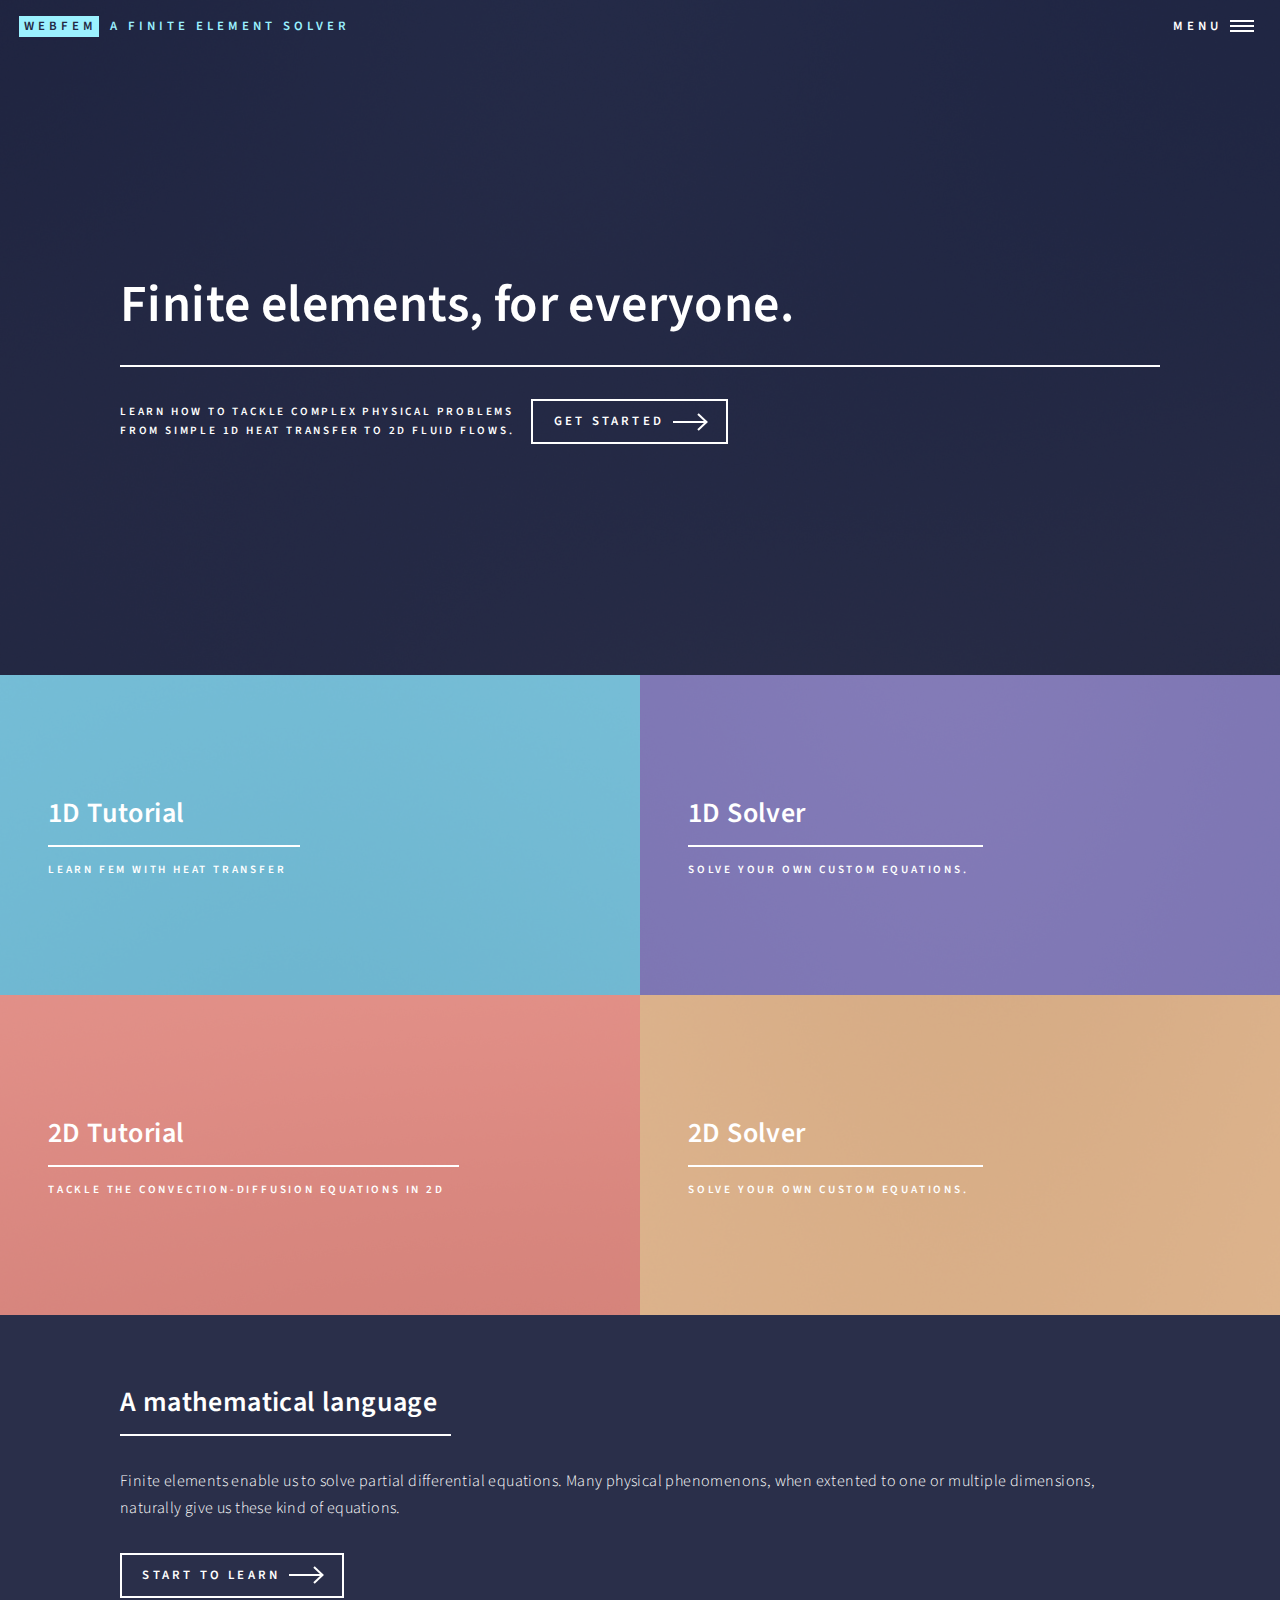
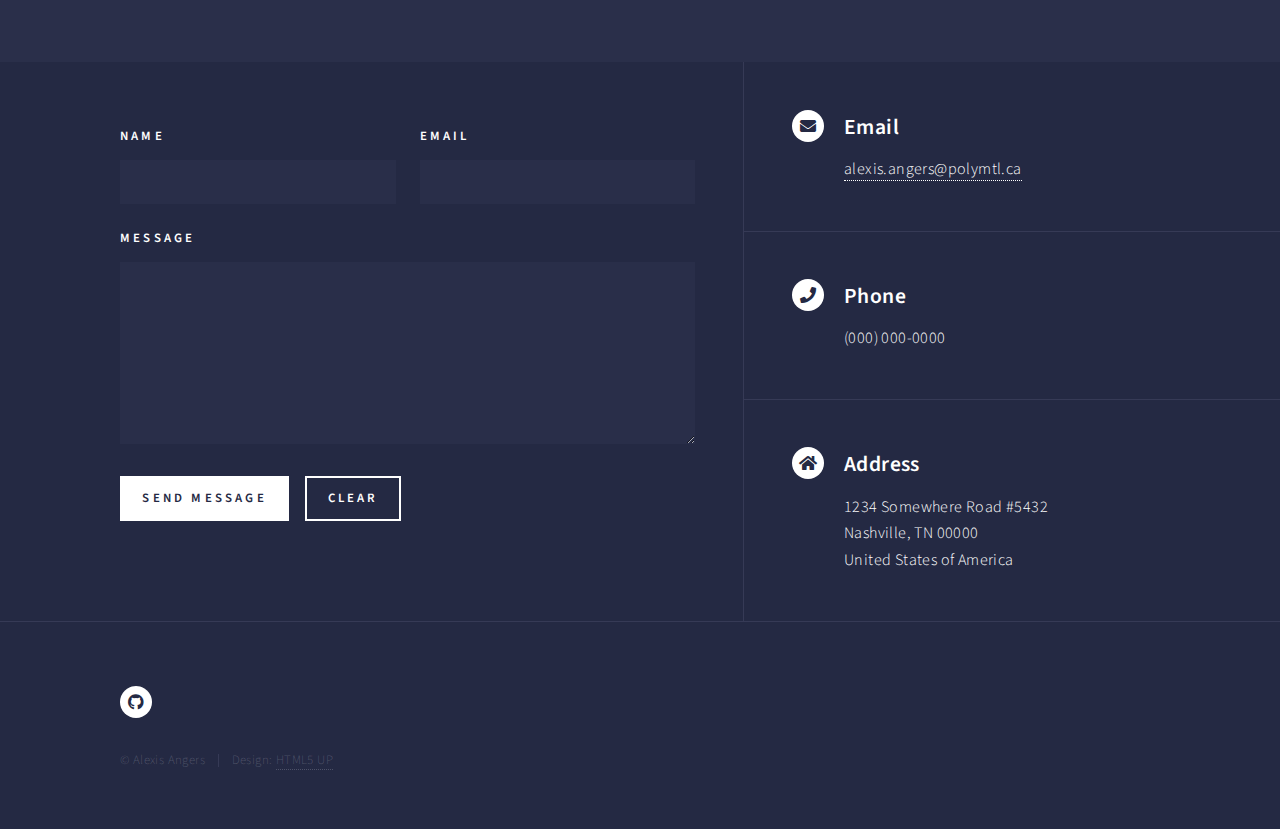
<file: index.html>
<!DOCTYPE HTML>
<!--
	Forty by HTML5 UP
	html5up.net | @ajlkn
	Free for personal and commercial use under the CCA 3.0 license (html5up.net/license)
-->
<html>
	<head>
		<title>webFEM</title>
		<meta charset="utf-8" />
		<meta name="viewport" content="width=device-width, initial-scale=1, user-scalable=no" />
		<link rel="stylesheet" href="assets/css/main.css" />
		<noscript><link rel="stylesheet" href="assets/css/noscript.css" /></noscript>
	</head>
	<body class="is-preload">

		<!-- Wrapper -->
			<div id="wrapper">

				<!-- Header -->
					<header id="header" class="alt">
						<a href="index.html" class="logo"><strong>webFEM</strong> <span>a finite element solver</span></a>
						<nav>
							<a href="#menu">Menu</a>
						</nav>
					</header>

				<!-- Menu -->
					<nav id="menu">
						<ul class="links">
							<li><a href="index.html">Home</a></li>
							<li><a href="pages/one_d_tuto.html">1D Tutorial</a></li>
							<li><a href="pages/one_d_solver.html">1D Solver</a></li>
							<li><a href="pages/two_d_tuto.html">2D Tutorial</a></li>
						</ul>
						<ul class="actions stacked">
							<li><a href="#" class="button primary fit">Get Started</a></li>
							<li><a href="#" class="button fit">Log In</a></li>
						</ul>
					</nav>

				<!-- Banner -->
					<section id="banner" class="major">
						<div class="inner">
							<header class="major">
								<h1>Finite elements, for everyone.</h1>
							</header>
							<div class="content">
								<p>Learn how to tackle complex physical problems<br />
								from simple 1D heat transfer to 2D fluid flows.</p>
								<ul class="actions">
									<li><a href="#one" class="button next scrolly">Get Started</a></li>
								</ul>
							</div>
						</div>
					</section>

				<!-- Main -->
					<div id="main">

						<!-- One -->
							<section id="one" class="tiles">
								<article>
									<span class="image">
										<img src="images/pic01.jpg" alt="" />
									</span>
									<header class="major">
										<h3><a href="pages/one_d_tuto.html" class="link">1D Tutorial</a></h3>
										<p>Learn FEM with heat transfer</p>
									</header>
								</article>
								<article>
									<span class="image">
										<img src="images/pic02.jpg" alt="" />
									</span>
									<header class="major">
										<h3><a href="pages/one_d_solver.html" class="link">1D Solver</a></h3>
										<p>Solve your own custom equations.</p>
									</header>
								</article>
								<article>
									<span class="image">
										<img src="images/pic03.jpg" alt="" />
									</span>
									<header class="major">
										<h3><a href="pages/two_d_tuto.html" class="link">2D Tutorial</a></h3>
										<p>Tackle the convection-diffusion equations in 2D</p>
									</header>
								</article>
								<article>
									<span class="image">
										<img src="images/pic04.jpg" alt="" />
									</span>
									<header class="major">
										<h3><a href="one_d_tuto.html" class="link">2D Solver</a></h3>
										<p>Solve your own custom equations.</p>
									</header>
								</article>
							</section>

						<!-- Two -->
							<section id="two">
								<div class="inner">
									<header class="major">
										<h2>A mathematical language</h2>
									</header>
									<p>Finite elements enable us to solve partial differential equations. Many physical phenomenons, when extented to one or multiple dimensions, naturally give us these kind of equations.</p>
									<ul class="actions">
										<li><a href="one_d_tuto.html" class="button next">Start to learn</a></li>
									</ul>
								</div>
							</section>

					</div>

				<!-- Contact -->
					<section id="contact">
						<div class="inner">
							<section>
								<form method="post" action="#">
									<div class="fields">
										<div class="field half">
											<label for="name">Name</label>
											<input type="text" name="name" id="name" />
										</div>
										<div class="field half">
											<label for="email">Email</label>
											<input type="text" name="email" id="email" />
										</div>
										<div class="field">
											<label for="message">Message</label>
											<textarea name="message" id="message" rows="6"></textarea>
										</div>
									</div>
									<ul class="actions">
										<li><input type="submit" value="Send Message" class="primary" /></li>
										<li><input type="reset" value="Clear" /></li>
									</ul>
								</form>
							</section>
							<section class="split">
								<section>
									<div class="contact-method">
										<span class="icon solid alt fa-envelope"></span>
										<h3>Email</h3>
										<a href="#">alexis.angers@polymtl.ca</a>
									</div>
								</section>
								<section>
									<div class="contact-method">
										<span class="icon solid alt fa-phone"></span>
										<h3>Phone</h3>
										<span>(000) 000-0000</span>
									</div>
								</section>
								<section>
									<div class="contact-method">
										<span class="icon solid alt fa-home"></span>
										<h3>Address</h3>
										<span>1234 Somewhere Road #5432<br />
										Nashville, TN 00000<br />
										United States of America</span>
									</div>
								</section>
							</section>
						</div>
					</section>

				<!-- Footer -->
					<footer id="footer">
						<div class="inner">
							<ul class="icons">
								<li><a href="https://github.com/Alexsimulation/webFEM" class="icon brands alt fa-github"><span class="label">GitHub</span></a></li>
							</ul>
							<ul class="copyright">
								<li>&copy; Alexis Angers</li><li>Design: <a href="https://html5up.net">HTML5 UP</a></li>
							</ul>
						</div>
					</footer>

			</div>

		<!-- Scripts -->
			<script src="assets/js/jquery.min.js"></script>
			<script src="assets/js/jquery.scrolly.min.js"></script>
			<script src="assets/js/jquery.scrollex.min.js"></script>
			<script src="assets/js/browser.min.js"></script>
			<script src="assets/js/breakpoints.min.js"></script>
			<script src="assets/js/util.js"></script>
			<script src="assets/js/main.js"></script>

	</body>
</html>
</file>
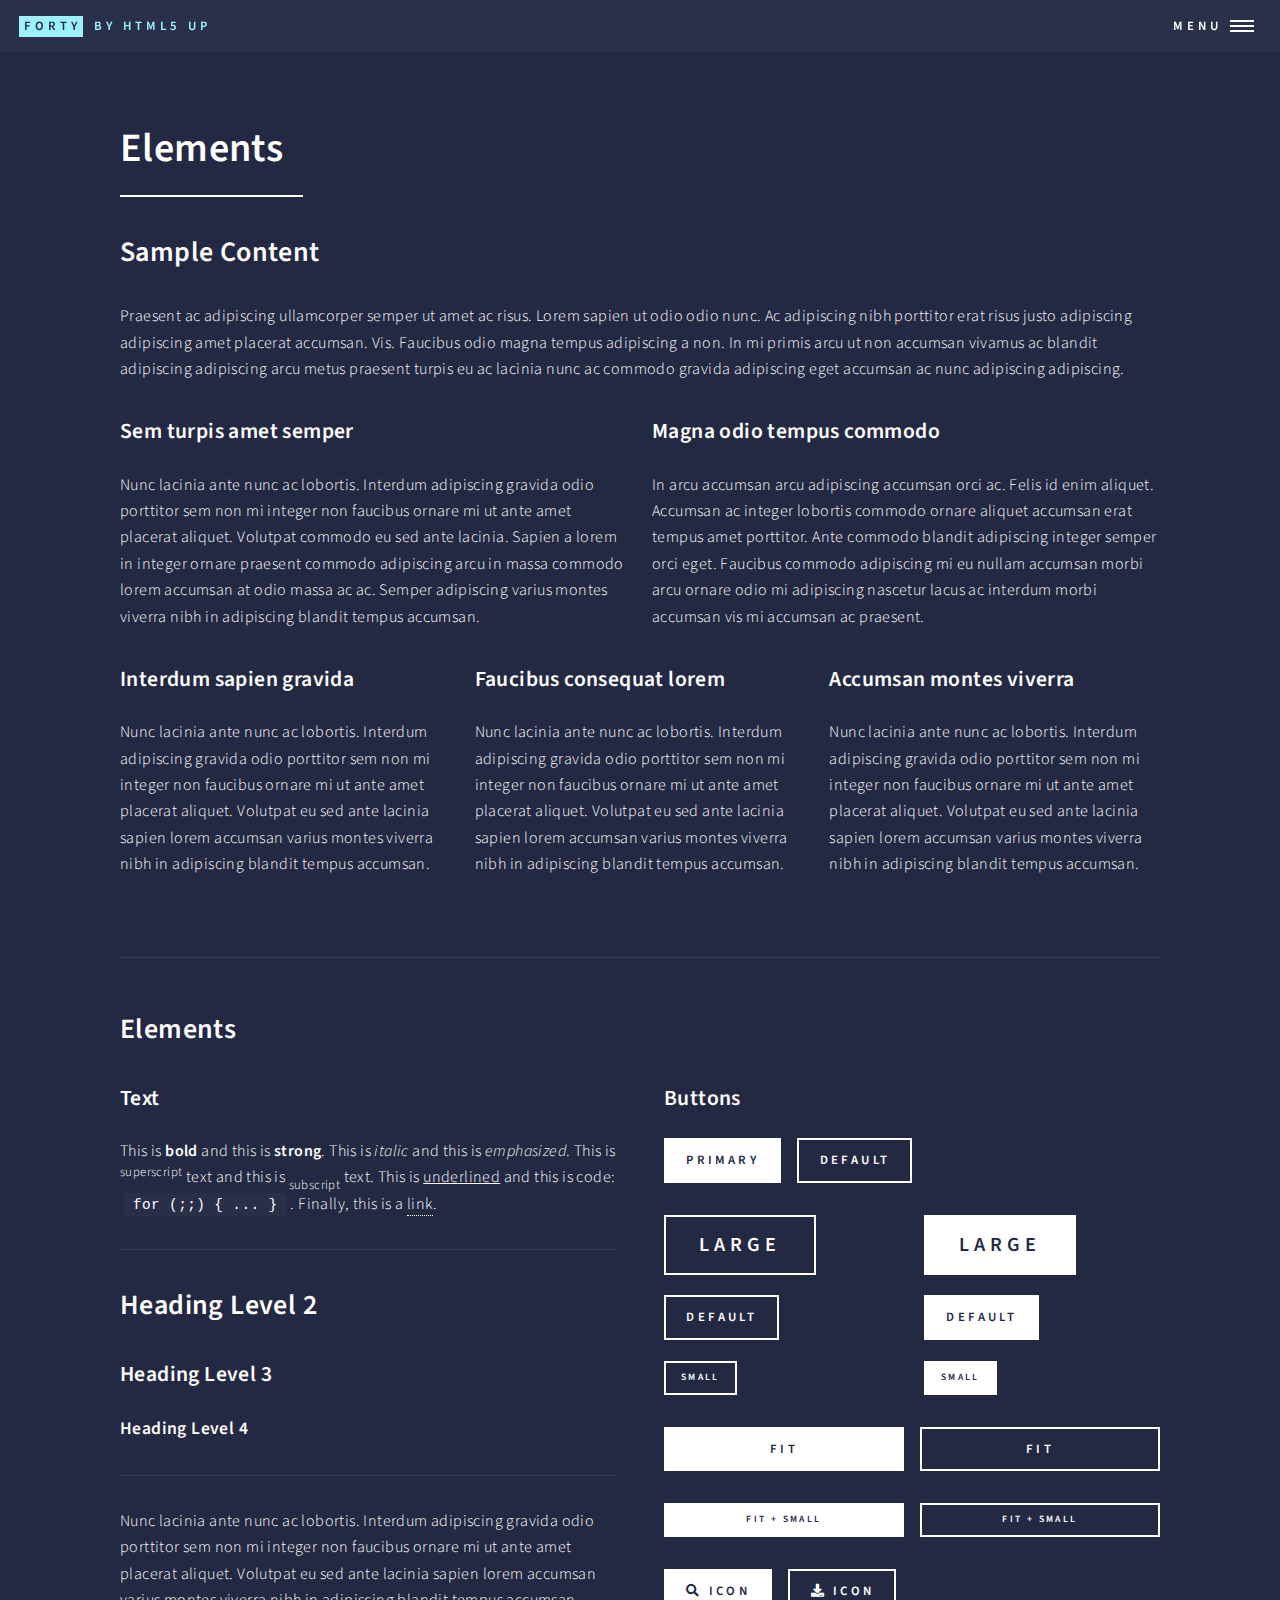
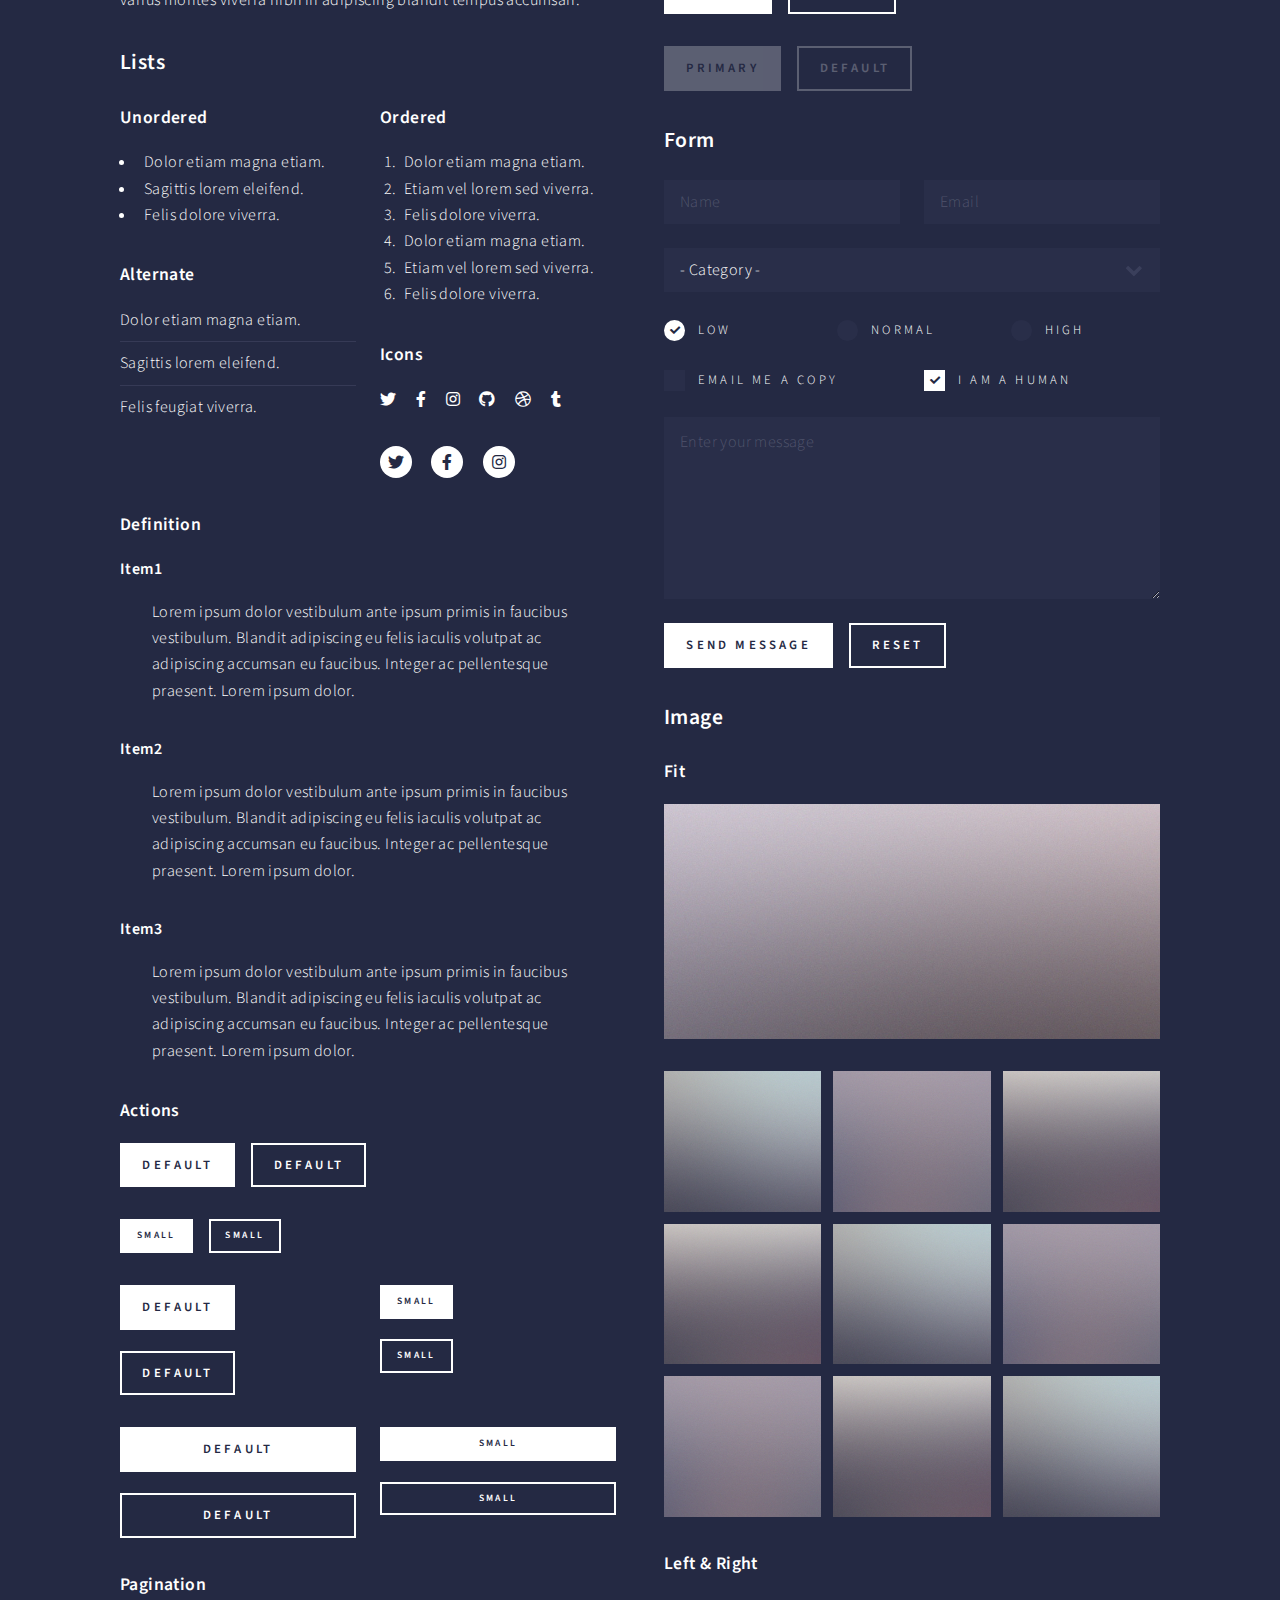
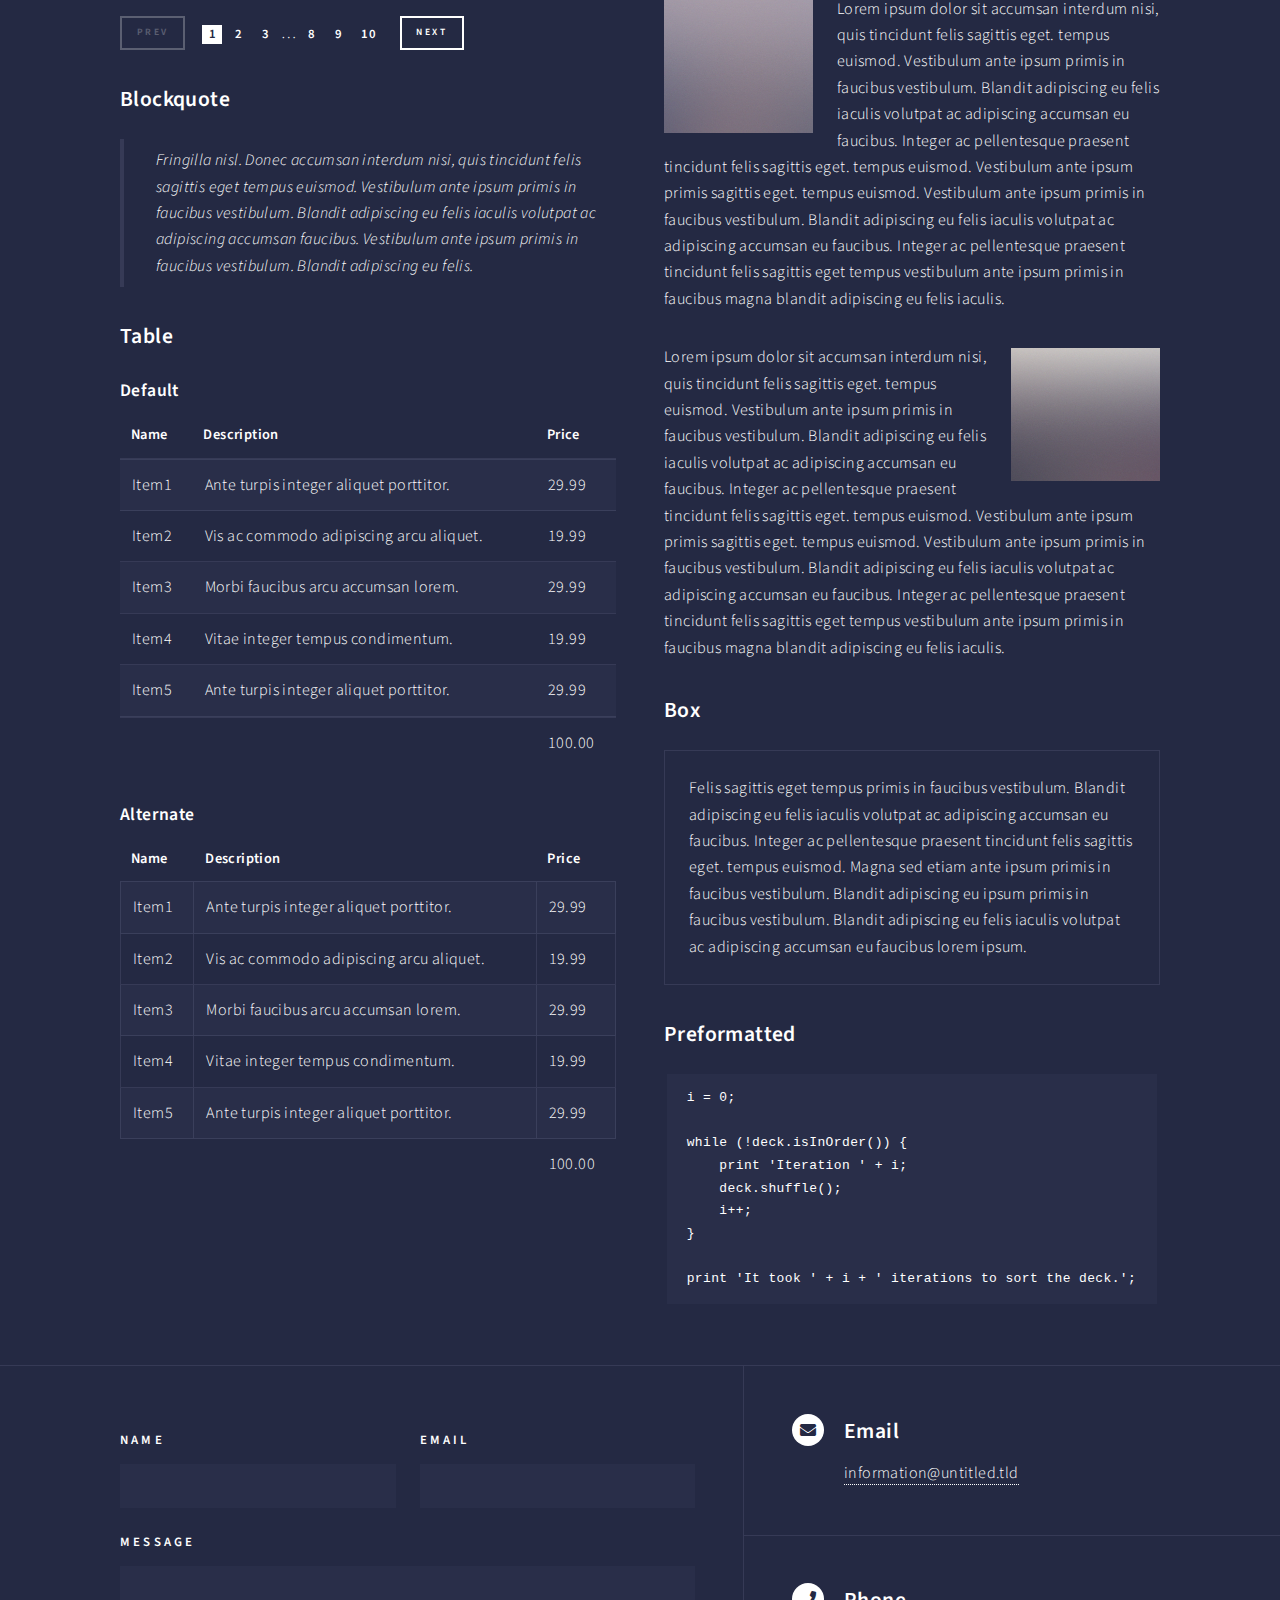
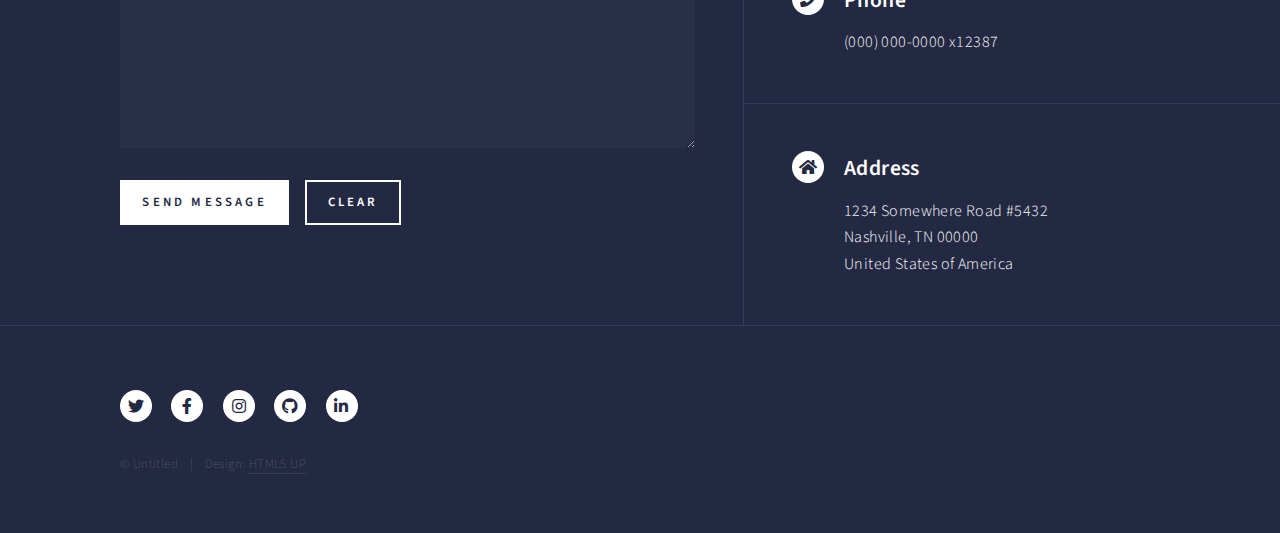
<file: elements.html>
<!DOCTYPE HTML>
<!--
	Forty by HTML5 UP
	html5up.net | @ajlkn
	Free for personal and commercial use under the CCA 3.0 license (html5up.net/license)
-->
<html>
	<head>
		<title>Elements - Forty by HTML5 UP</title>
		<meta charset="utf-8" />
		<meta name="viewport" content="width=device-width, initial-scale=1, user-scalable=no" />
		<link rel="stylesheet" href="assets/css/main.css" />
		<noscript><link rel="stylesheet" href="assets/css/noscript.css" /></noscript>
	</head>
	<body class="is-preload">

		<!-- Wrapper -->
			<div id="wrapper">

				<!-- Header -->
					<header id="header">
						<a href="index.html" class="logo"><strong>Forty</strong> <span>by HTML5 UP</span></a>
						<nav>
							<a href="#menu">Menu</a>
						</nav>
					</header>

				<!-- Menu -->
					<nav id="menu">
						<ul class="links">
							<li><a href="index.html">Home</a></li>
							<li><a href="landing.html">Landing</a></li>
							<li><a href="generic.html">Generic</a></li>
							<li><a href="elements.html">Elements</a></li>
						</ul>
						<ul class="actions stacked">
							<li><a href="#" class="button primary fit">Get Started</a></li>
							<li><a href="#" class="button fit">Log In</a></li>
						</ul>
					</nav>

				<!-- Main -->
					<div id="main" class="alt">

						<!-- One -->
							<section id="one">
								<div class="inner">
									<header class="major">
										<h1>Elements</h1>
									</header>

									<!-- Content -->
										<h2 id="content">Sample Content</h2>
										<p>Praesent ac adipiscing ullamcorper semper ut amet ac risus. Lorem sapien ut odio odio nunc. Ac adipiscing nibh porttitor erat risus justo adipiscing adipiscing amet placerat accumsan. Vis. Faucibus odio magna tempus adipiscing a non. In mi primis arcu ut non accumsan vivamus ac blandit adipiscing adipiscing arcu metus praesent turpis eu ac lacinia nunc ac commodo gravida adipiscing eget accumsan ac nunc adipiscing adipiscing.</p>
										<div class="row">
											<div class="col-6 col-12-small">
												<h3>Sem turpis amet semper</h3>
												<p>Nunc lacinia ante nunc ac lobortis. Interdum adipiscing gravida odio porttitor sem non mi integer non faucibus ornare mi ut ante amet placerat aliquet. Volutpat commodo eu sed ante lacinia. Sapien a lorem in integer ornare praesent commodo adipiscing arcu in massa commodo lorem accumsan at odio massa ac ac. Semper adipiscing varius montes viverra nibh in adipiscing blandit tempus accumsan.</p>
											</div>
											<div class="col-6 col-12-small">
												<h3>Magna odio tempus commodo</h3>
												<p>In arcu accumsan arcu adipiscing accumsan orci ac. Felis id enim aliquet. Accumsan ac integer lobortis commodo ornare aliquet accumsan erat tempus amet porttitor. Ante commodo blandit adipiscing integer semper orci eget. Faucibus commodo adipiscing mi eu nullam accumsan morbi arcu ornare odio mi adipiscing nascetur lacus ac interdum morbi accumsan vis mi accumsan ac praesent.</p>
											</div>
											<!-- Break -->
											<div class="col-4 col-12-medium">
												<h3>Interdum sapien gravida</h3>
												<p>Nunc lacinia ante nunc ac lobortis. Interdum adipiscing gravida odio porttitor sem non mi integer non faucibus ornare mi ut ante amet placerat aliquet. Volutpat eu sed ante lacinia sapien lorem accumsan varius montes viverra nibh in adipiscing blandit tempus accumsan.</p>
											</div>
											<div class="col-4 col-12-medium">
												<h3>Faucibus consequat lorem</h3>
												<p>Nunc lacinia ante nunc ac lobortis. Interdum adipiscing gravida odio porttitor sem non mi integer non faucibus ornare mi ut ante amet placerat aliquet. Volutpat eu sed ante lacinia sapien lorem accumsan varius montes viverra nibh in adipiscing blandit tempus accumsan.</p>
											</div>
											<div class="col-4 col-12-medium">
												<h3>Accumsan montes viverra</h3>
												<p>Nunc lacinia ante nunc ac lobortis. Interdum adipiscing gravida odio porttitor sem non mi integer non faucibus ornare mi ut ante amet placerat aliquet. Volutpat eu sed ante lacinia sapien lorem accumsan varius montes viverra nibh in adipiscing blandit tempus accumsan.</p>
											</div>
										</div>

									<hr class="major" />

									<!-- Elements -->
										<h2 id="elements">Elements</h2>
										<div class="row gtr-200">
											<div class="col-6 col-12-medium">

												<!-- Text stuff -->
													<h3>Text</h3>
													<p>This is <b>bold</b> and this is <strong>strong</strong>. This is <i>italic</i> and this is <em>emphasized</em>.
													This is <sup>superscript</sup> text and this is <sub>subscript</sub> text.
													This is <u>underlined</u> and this is code: <code>for (;;) { ... }</code>.
													Finally, this is a <a href="#">link</a>.</p>
													<hr />
													<h2>Heading Level 2</h2>
													<h3>Heading Level 3</h3>
													<h4>Heading Level 4</h4>
													<hr />
													<p>Nunc lacinia ante nunc ac lobortis. Interdum adipiscing gravida odio porttitor sem non mi integer non faucibus ornare mi ut ante amet placerat aliquet. Volutpat eu sed ante lacinia sapien lorem accumsan varius montes viverra nibh in adipiscing blandit tempus accumsan.</p>

												<!-- Lists -->
													<h3>Lists</h3>
													<div class="row">
														<div class="col-6 col-12-small">

															<h4>Unordered</h4>
															<ul>
																<li>Dolor etiam magna etiam.</li>
																<li>Sagittis lorem eleifend.</li>
																<li>Felis dolore viverra.</li>
															</ul>

															<h4>Alternate</h4>
															<ul class="alt">
																<li>Dolor etiam magna etiam.</li>
																<li>Sagittis lorem eleifend.</li>
																<li>Felis feugiat viverra.</li>
															</ul>

														</div>
														<div class="col-6 col-12-small">

															<h4>Ordered</h4>
															<ol>
																<li>Dolor etiam magna etiam.</li>
																<li>Etiam vel lorem sed viverra.</li>
																<li>Felis dolore viverra.</li>
																<li>Dolor etiam magna etiam.</li>
																<li>Etiam vel lorem sed viverra.</li>
																<li>Felis dolore viverra.</li>
															</ol>

															<h4>Icons</h4>
															<ul class="icons">
																<li><a href="#" class="icon brands fa-twitter"><span class="label">Twitter</span></a></li>
																<li><a href="#" class="icon brands fa-facebook-f"><span class="label">Facebook</span></a></li>
																<li><a href="#" class="icon brands fa-instagram"><span class="label">Instagram</span></a></li>
																<li><a href="#" class="icon brands fa-github"><span class="label">Github</span></a></li>
																<li><a href="#" class="icon brands fa-dribbble"><span class="label">Dribbble</span></a></li>
																<li><a href="#" class="icon brands fa-tumblr"><span class="label">Tumblr</span></a></li>
															</ul>
															<ul class="icons">
																<li><a href="#" class="icon brands alt fa-twitter"><span class="label">Twitter</span></a></li>
																<li><a href="#" class="icon brands alt fa-facebook-f"><span class="label">Facebook</span></a></li>
																<li><a href="#" class="icon brands alt fa-instagram"><span class="label">Instagram</span></a></li>
															</ul>

														</div>
													</div>
													<h4>Definition</h4>
													<dl>
														<dt>Item1</dt>
														<dd>
															<p>Lorem ipsum dolor vestibulum ante ipsum primis in faucibus vestibulum. Blandit adipiscing eu felis iaculis volutpat ac adipiscing accumsan eu faucibus. Integer ac pellentesque praesent. Lorem ipsum dolor.</p>
														</dd>
														<dt>Item2</dt>
														<dd>
															<p>Lorem ipsum dolor vestibulum ante ipsum primis in faucibus vestibulum. Blandit adipiscing eu felis iaculis volutpat ac adipiscing accumsan eu faucibus. Integer ac pellentesque praesent. Lorem ipsum dolor.</p>
														</dd>
														<dt>Item3</dt>
														<dd>
															<p>Lorem ipsum dolor vestibulum ante ipsum primis in faucibus vestibulum. Blandit adipiscing eu felis iaculis volutpat ac adipiscing accumsan eu faucibus. Integer ac pellentesque praesent. Lorem ipsum dolor.</p>
														</dd>
													</dl>

													<h4>Actions</h4>
													<ul class="actions">
														<li><a href="#" class="button primary">Default</a></li>
														<li><a href="#" class="button">Default</a></li>
													</ul>
													<ul class="actions small">
														<li><a href="#" class="button primary small">Small</a></li>
														<li><a href="#" class="button small">Small</a></li>
													</ul>
													<div class="row">
														<div class="col-6 col-12-small">
															<ul class="actions stacked">
																<li><a href="#" class="button primary">Default</a></li>
																<li><a href="#" class="button">Default</a></li>
															</ul>
														</div>
														<div class="col-6 col-12-small">
															<ul class="actions stacked">
																<li><a href="#" class="button primary small">Small</a></li>
																<li><a href="#" class="button small">Small</a></li>
															</ul>
														</div>
														<div class="col-6 col-12-small">
															<ul class="actions stacked">
																<li><a href="#" class="button primary fit">Default</a></li>
																<li><a href="#" class="button fit">Default</a></li>
															</ul>
														</div>
														<div class="col-6 col-12-small">
															<ul class="actions stacked">
																<li><a href="#" class="button primary small fit">Small</a></li>
																<li><a href="#" class="button small fit">Small</a></li>
															</ul>
														</div>
													</div>

													<h4>Pagination</h4>
													<ul class="pagination">
														<li><span class="button small disabled">Prev</span></li>
														<li><a href="#" class="page active">1</a></li>
														<li><a href="#" class="page">2</a></li>
														<li><a href="#" class="page">3</a></li>
														<li><span>&hellip;</span></li>
														<li><a href="#" class="page">8</a></li>
														<li><a href="#" class="page">9</a></li>
														<li><a href="#" class="page">10</a></li>
														<li><a href="#" class="button small">Next</a></li>
													</ul>

												<!-- Blockquote -->
													<h3>Blockquote</h3>
													<blockquote>Fringilla nisl. Donec accumsan interdum nisi, quis tincidunt felis sagittis eget tempus euismod. Vestibulum ante ipsum primis in faucibus vestibulum. Blandit adipiscing eu felis iaculis volutpat ac adipiscing accumsan faucibus. Vestibulum ante ipsum primis in faucibus vestibulum. Blandit adipiscing eu felis.</blockquote>

												<!-- Table -->
													<h3>Table</h3>

													<h4>Default</h4>
													<div class="table-wrapper">
														<table>
															<thead>
																<tr>
																	<th>Name</th>
																	<th>Description</th>
																	<th>Price</th>
																</tr>
															</thead>
															<tbody>
																<tr>
																	<td>Item1</td>
																	<td>Ante turpis integer aliquet porttitor.</td>
																	<td>29.99</td>
																</tr>
																<tr>
																	<td>Item2</td>
																	<td>Vis ac commodo adipiscing arcu aliquet.</td>
																	<td>19.99</td>
																</tr>
																<tr>
																	<td>Item3</td>
																	<td> Morbi faucibus arcu accumsan lorem.</td>
																	<td>29.99</td>
																</tr>
																<tr>
																	<td>Item4</td>
																	<td>Vitae integer tempus condimentum.</td>
																	<td>19.99</td>
																</tr>
																<tr>
																	<td>Item5</td>
																	<td>Ante turpis integer aliquet porttitor.</td>
																	<td>29.99</td>
																</tr>
															</tbody>
															<tfoot>
																<tr>
																	<td colspan="2"></td>
																	<td>100.00</td>
																</tr>
															</tfoot>
														</table>
													</div>

													<h4>Alternate</h4>
													<div class="table-wrapper">
														<table class="alt">
															<thead>
																<tr>
																	<th>Name</th>
																	<th>Description</th>
																	<th>Price</th>
																</tr>
															</thead>
															<tbody>
																<tr>
																	<td>Item1</td>
																	<td>Ante turpis integer aliquet porttitor.</td>
																	<td>29.99</td>
																</tr>
																<tr>
																	<td>Item2</td>
																	<td>Vis ac commodo adipiscing arcu aliquet.</td>
																	<td>19.99</td>
																</tr>
																<tr>
																	<td>Item3</td>
																	<td> Morbi faucibus arcu accumsan lorem.</td>
																	<td>29.99</td>
																</tr>
																<tr>
																	<td>Item4</td>
																	<td>Vitae integer tempus condimentum.</td>
																	<td>19.99</td>
																</tr>
																<tr>
																	<td>Item5</td>
																	<td>Ante turpis integer aliquet porttitor.</td>
																	<td>29.99</td>
																</tr>
															</tbody>
															<tfoot>
																<tr>
																	<td colspan="2"></td>
																	<td>100.00</td>
																</tr>
															</tfoot>
														</table>
													</div>

											</div>
											<div class="col-6 col-12-medium">

												<!-- Buttons -->
													<h3>Buttons</h3>
													<ul class="actions">
														<li><a href="#" class="button primary">Primary</a></li>
														<li><a href="#" class="button">Default</a></li>
													</ul>
													<div class="row">
														<div class="col-6 col-12-xsmall">
															<ul class="actions stacked">
																<li><a href="#" class="button large">Large</a></li>
																<li><a href="#" class="button">Default</a></li>
																<li><a href="#" class="button small">Small</a></li>
															</ul>
														</div>
														<div class="col-6 col-12-xsmall">
															<ul class="actions stacked">
																<li><a href="#" class="button primary large">Large</a></li>
																<li><a href="#" class="button primary">Default</a></li>
																<li><a href="#" class="button primary small">Small</a></li>
															</ul>
														</div>
													</div>
													<ul class="actions fit">
														<li><a href="#" class="button primary fit">Fit</a></li>
														<li><a href="#" class="button fit">Fit</a></li>
													</ul>
													<ul class="actions fit small">
														<li><a href="#" class="button primary fit small">Fit + Small</a></li>
														<li><a href="#" class="button fit small">Fit + Small</a></li>
													</ul>
													<ul class="actions">
														<li><a href="#" class="button primary icon solid fa-search">Icon</a></li>
														<li><a href="#" class="button icon solid fa-download">Icon</a></li>
													</ul>
													<ul class="actions">
														<li><span class="button primary disabled">Primary</span></li>
														<li><span class="button disabled">Default</span></li>
													</ul>

												<!-- Form -->
													<h3>Form</h3>

													<form method="post" action="#">
														<div class="row gtr-uniform">
															<div class="col-6 col-12-xsmall">
																<input type="text" name="demo-name" id="demo-name" value="" placeholder="Name" />
															</div>
															<div class="col-6 col-12-xsmall">
																<input type="email" name="demo-email" id="demo-email" value="" placeholder="Email" />
															</div>
															<!-- Break -->
															<div class="col-12">
																<select name="demo-category" id="demo-category">
																	<option value="">- Category -</option>
																	<option value="1">Manufacturing</option>
																	<option value="1">Shipping</option>
																	<option value="1">Administration</option>
																	<option value="1">Human Resources</option>
																</select>
															</div>
															<!-- Break -->
															<div class="col-4 col-12-small">
																<input type="radio" id="demo-priority-low" name="demo-priority" checked>
																<label for="demo-priority-low">Low</label>
															</div>
															<div class="col-4 col-12-small">
																<input type="radio" id="demo-priority-normal" name="demo-priority">
																<label for="demo-priority-normal">Normal</label>
															</div>
															<div class="col-4 col-12-small">
																<input type="radio" id="demo-priority-high" name="demo-priority">
																<label for="demo-priority-high">High</label>
															</div>
															<!-- Break -->
															<div class="col-6 col-12-small">
																<input type="checkbox" id="demo-copy" name="demo-copy">
																<label for="demo-copy">Email me a copy</label>
															</div>
															<div class="col-6 col-12-small">
																<input type="checkbox" id="demo-human" name="demo-human" checked>
																<label for="demo-human">I am a human</label>
															</div>
															<!-- Break -->
															<div class="col-12">
																<textarea name="demo-message" id="demo-message" placeholder="Enter your message" rows="6"></textarea>
															</div>
															<!-- Break -->
															<div class="col-12">
																<ul class="actions">
																	<li><input type="submit" value="Send Message" class="primary" /></li>
																	<li><input type="reset" value="Reset" /></li>
																</ul>
															</div>
														</div>
													</form>

												<!-- Image -->
													<h3>Image</h3>

													<h4>Fit</h4>
													<span class="image fit"><img src="images/pic03.jpg" alt="" /></span>
													<div class="box alt">
														<div class="row gtr-50 gtr-uniform">
															<div class="col-4"><span class="image fit"><img src="images/pic08.jpg" alt="" /></span></div>
															<div class="col-4"><span class="image fit"><img src="images/pic09.jpg" alt="" /></span></div>
															<div class="col-4"><span class="image fit"><img src="images/pic10.jpg" alt="" /></span></div>
															<!-- Break -->
															<div class="col-4"><span class="image fit"><img src="images/pic10.jpg" alt="" /></span></div>
															<div class="col-4"><span class="image fit"><img src="images/pic08.jpg" alt="" /></span></div>
															<div class="col-4"><span class="image fit"><img src="images/pic09.jpg" alt="" /></span></div>
															<!-- Break -->
															<div class="col-4"><span class="image fit"><img src="images/pic09.jpg" alt="" /></span></div>
															<div class="col-4"><span class="image fit"><img src="images/pic10.jpg" alt="" /></span></div>
															<div class="col-4"><span class="image fit"><img src="images/pic08.jpg" alt="" /></span></div>
														</div>
													</div>

													<h4>Left &amp; Right</h4>
													<p><span class="image left"><img src="images/pic09.jpg" alt="" /></span>Lorem ipsum dolor sit accumsan interdum nisi, quis tincidunt felis sagittis eget. tempus euismod. Vestibulum ante ipsum primis in faucibus vestibulum. Blandit adipiscing eu felis iaculis volutpat ac adipiscing accumsan eu faucibus. Integer ac pellentesque praesent tincidunt felis sagittis eget. tempus euismod. Vestibulum ante ipsum primis sagittis eget. tempus euismod. Vestibulum ante ipsum primis in faucibus vestibulum. Blandit adipiscing eu felis iaculis volutpat ac adipiscing accumsan eu faucibus. Integer ac pellentesque praesent tincidunt felis sagittis eget tempus vestibulum ante ipsum primis in faucibus magna blandit adipiscing eu felis iaculis.</p>
													<p><span class="image right"><img src="images/pic10.jpg" alt="" /></span>Lorem ipsum dolor sit accumsan interdum nisi, quis tincidunt felis sagittis eget. tempus euismod. Vestibulum ante ipsum primis in faucibus vestibulum. Blandit adipiscing eu felis iaculis volutpat ac adipiscing accumsan eu faucibus. Integer ac pellentesque praesent tincidunt felis sagittis eget. tempus euismod. Vestibulum ante ipsum primis sagittis eget. tempus euismod. Vestibulum ante ipsum primis in faucibus vestibulum. Blandit adipiscing eu felis iaculis volutpat ac adipiscing accumsan eu faucibus. Integer ac pellentesque praesent tincidunt felis sagittis eget tempus vestibulum ante ipsum primis in faucibus magna blandit adipiscing eu felis iaculis.</p>

												<!-- Box -->
													<h3>Box</h3>
													<div class="box">
														<p>Felis sagittis eget tempus primis in faucibus vestibulum. Blandit adipiscing eu felis iaculis volutpat ac adipiscing accumsan eu faucibus. Integer ac pellentesque praesent tincidunt felis sagittis eget. tempus euismod. Magna sed etiam ante ipsum primis in faucibus vestibulum. Blandit adipiscing eu ipsum primis in faucibus vestibulum. Blandit adipiscing eu felis iaculis volutpat ac adipiscing accumsan eu faucibus lorem ipsum.</p>
													</div>

												<!-- Preformatted Code -->
													<h3>Preformatted</h3>
													<pre><code>i = 0;

while (!deck.isInOrder()) {
    print 'Iteration ' + i;
    deck.shuffle();
    i++;
}

print 'It took ' + i + ' iterations to sort the deck.';
</code></pre>

											</div>
										</div>

								</div>
							</section>

					</div>

				<!-- Contact -->
					<section id="contact">
						<div class="inner">
							<section>
								<form method="post" action="#">
									<div class="fields">
										<div class="field half">
											<label for="name">Name</label>
											<input type="text" name="name" id="name" />
										</div>
										<div class="field half">
											<label for="email">Email</label>
											<input type="text" name="email" id="email" />
										</div>
										<div class="field">
											<label for="message">Message</label>
											<textarea name="message" id="message" rows="6"></textarea>
										</div>
									</div>
									<ul class="actions">
										<li><input type="submit" value="Send Message" class="primary" /></li>
										<li><input type="reset" value="Clear" /></li>
									</ul>
								</form>
							</section>
							<section class="split">
								<section>
									<div class="contact-method">
										<span class="icon solid alt fa-envelope"></span>
										<h3>Email</h3>
										<a href="#">information@untitled.tld</a>
									</div>
								</section>
								<section>
									<div class="contact-method">
										<span class="icon solid alt fa-phone"></span>
										<h3>Phone</h3>
										<span>(000) 000-0000 x12387</span>
									</div>
								</section>
								<section>
									<div class="contact-method">
										<span class="icon solid alt fa-home"></span>
										<h3>Address</h3>
										<span>1234 Somewhere Road #5432<br />
										Nashville, TN 00000<br />
										United States of America</span>
									</div>
								</section>
							</section>
						</div>
					</section>

				<!-- Footer -->
					<footer id="footer">
						<div class="inner">
							<ul class="icons">
								<li><a href="#" class="icon brands alt fa-twitter"><span class="label">Twitter</span></a></li>
								<li><a href="#" class="icon brands alt fa-facebook-f"><span class="label">Facebook</span></a></li>
								<li><a href="#" class="icon brands alt fa-instagram"><span class="label">Instagram</span></a></li>
								<li><a href="#" class="icon brands alt fa-github"><span class="label">GitHub</span></a></li>
								<li><a href="#" class="icon brands alt fa-linkedin-in"><span class="label">LinkedIn</span></a></li>
							</ul>
							<ul class="copyright">
								<li>&copy; Untitled</li><li>Design: <a href="https://html5up.net">HTML5 UP</a></li>
							</ul>
						</div>
					</footer>

			</div>

		<!-- Scripts -->
			<script src="assets/js/jquery.min.js"></script>
			<script src="assets/js/jquery.scrolly.min.js"></script>
			<script src="assets/js/jquery.scrollex.min.js"></script>
			<script src="assets/js/browser.min.js"></script>
			<script src="assets/js/breakpoints.min.js"></script>
			<script src="assets/js/util.js"></script>
			<script src="assets/js/main.js"></script>

	</body>
</html>
</file>
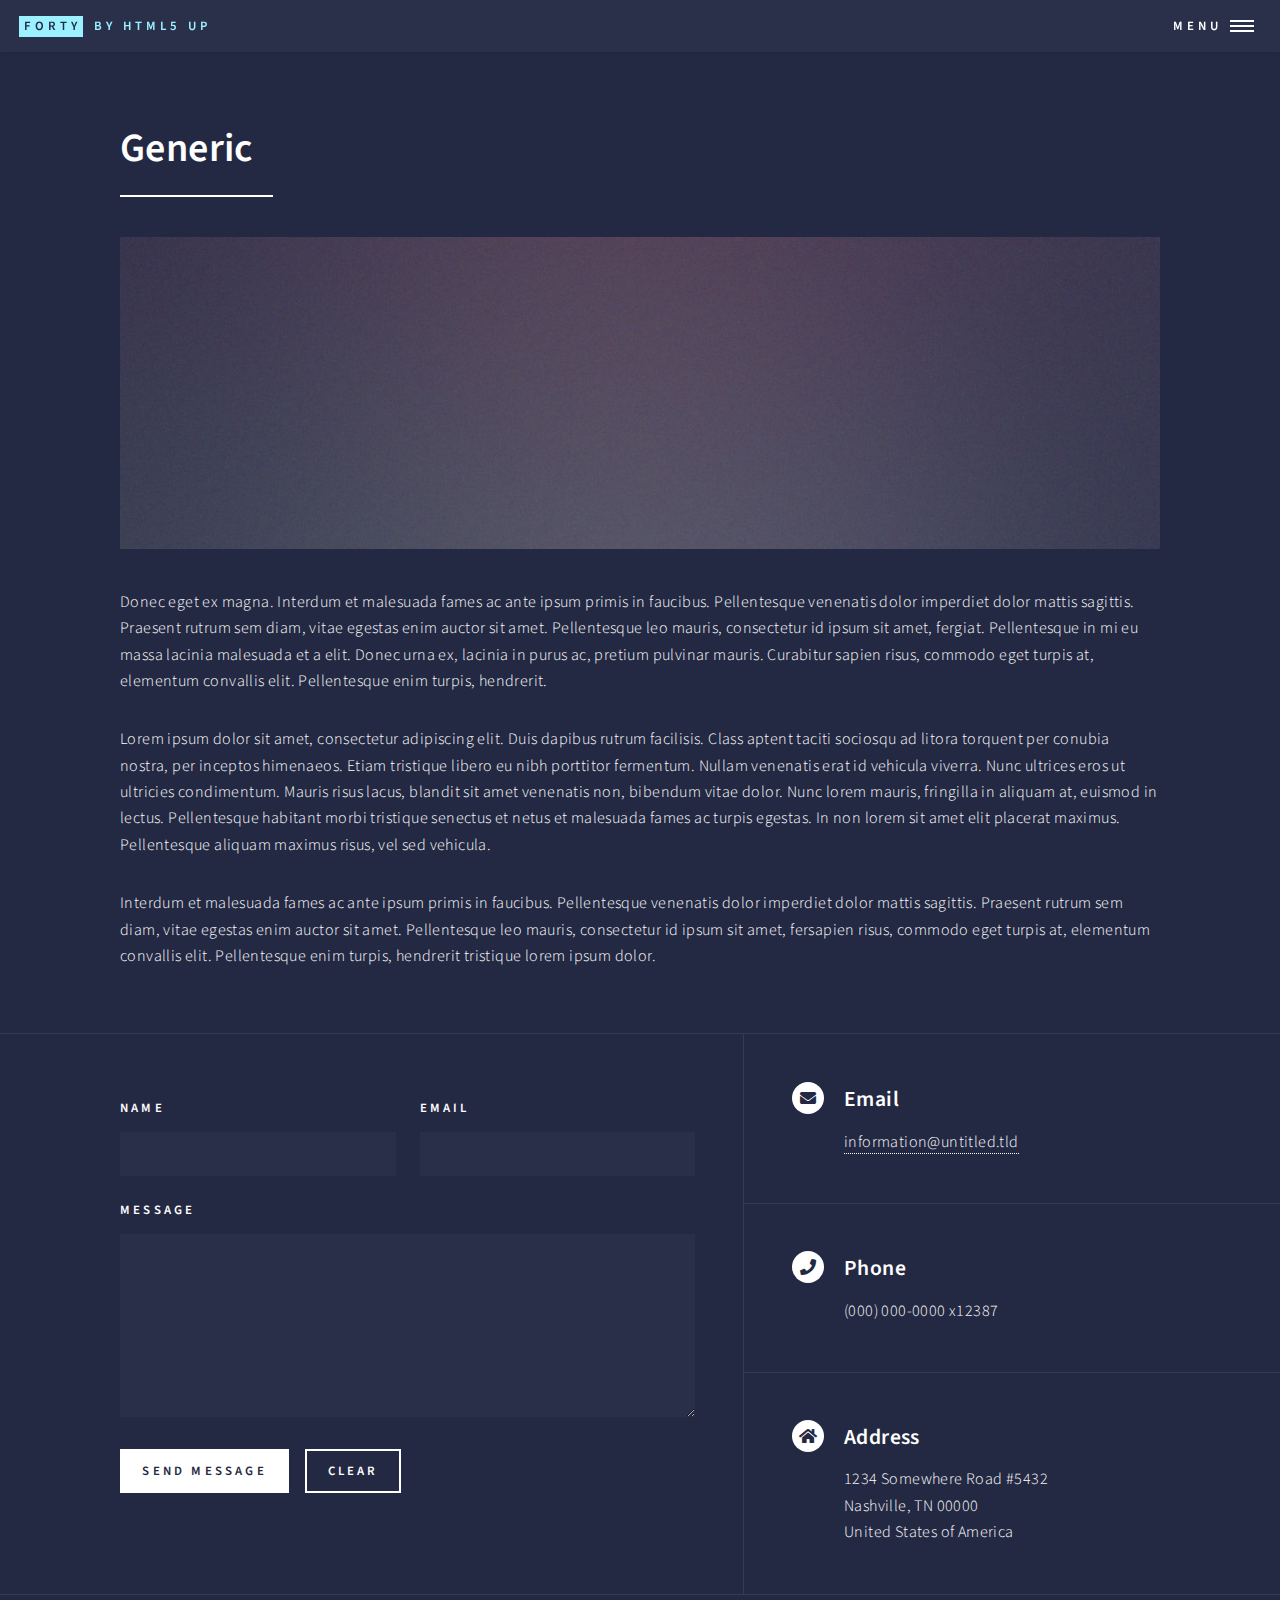
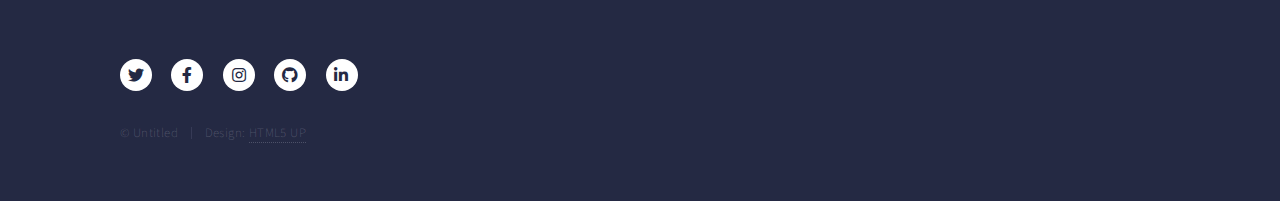
<file: generic.html>
<!DOCTYPE HTML>
<!--
	Forty by HTML5 UP
	html5up.net | @ajlkn
	Free for personal and commercial use under the CCA 3.0 license (html5up.net/license)
-->
<html>
	<head>
		<title>Generic - Forty by HTML5 UP</title>
		<meta charset="utf-8" />
		<meta name="viewport" content="width=device-width, initial-scale=1, user-scalable=no" />
		<link rel="stylesheet" href="assets/css/main.css" />
		<noscript><link rel="stylesheet" href="assets/css/noscript.css" /></noscript>
	</head>
	<body class="is-preload">

		<!-- Wrapper -->
			<div id="wrapper">

				<!-- Header -->
					<header id="header">
						<a href="index.html" class="logo"><strong>Forty</strong> <span>by HTML5 UP</span></a>
						<nav>
							<a href="#menu">Menu</a>
						</nav>
					</header>

				<!-- Menu -->
					<nav id="menu">
						<ul class="links">
							<li><a href="index.html">Home</a></li>
							<li><a href="landing.html">Landing</a></li>
							<li><a href="generic.html">Generic</a></li>
							<li><a href="elements.html">Elements</a></li>
						</ul>
						<ul class="actions stacked">
							<li><a href="#" class="button primary fit">Get Started</a></li>
							<li><a href="#" class="button fit">Log In</a></li>
						</ul>
					</nav>

				<!-- Main -->
					<div id="main" class="alt">

						<!-- One -->
							<section id="one">
								<div class="inner">
									<header class="major">
										<h1>Generic</h1>
									</header>
									<span class="image main"><img src="images/pic11.jpg" alt="" /></span>
									<p>Donec eget ex magna. Interdum et malesuada fames ac ante ipsum primis in faucibus. Pellentesque venenatis dolor imperdiet dolor mattis sagittis. Praesent rutrum sem diam, vitae egestas enim auctor sit amet. Pellentesque leo mauris, consectetur id ipsum sit amet, fergiat. Pellentesque in mi eu massa lacinia malesuada et a elit. Donec urna ex, lacinia in purus ac, pretium pulvinar mauris. Curabitur sapien risus, commodo eget turpis at, elementum convallis elit. Pellentesque enim turpis, hendrerit.</p>
									<p>Lorem ipsum dolor sit amet, consectetur adipiscing elit. Duis dapibus rutrum facilisis. Class aptent taciti sociosqu ad litora torquent per conubia nostra, per inceptos himenaeos. Etiam tristique libero eu nibh porttitor fermentum. Nullam venenatis erat id vehicula viverra. Nunc ultrices eros ut ultricies condimentum. Mauris risus lacus, blandit sit amet venenatis non, bibendum vitae dolor. Nunc lorem mauris, fringilla in aliquam at, euismod in lectus. Pellentesque habitant morbi tristique senectus et netus et malesuada fames ac turpis egestas. In non lorem sit amet elit placerat maximus. Pellentesque aliquam maximus risus, vel sed vehicula.</p>
									<p>Interdum et malesuada fames ac ante ipsum primis in faucibus. Pellentesque venenatis dolor imperdiet dolor mattis sagittis. Praesent rutrum sem diam, vitae egestas enim auctor sit amet. Pellentesque leo mauris, consectetur id ipsum sit amet, fersapien risus, commodo eget turpis at, elementum convallis elit. Pellentesque enim turpis, hendrerit tristique lorem ipsum dolor.</p>
								</div>
							</section>

					</div>

				<!-- Contact -->
					<section id="contact">
						<div class="inner">
							<section>
								<form method="post" action="#">
									<div class="fields">
										<div class="field half">
											<label for="name">Name</label>
											<input type="text" name="name" id="name" />
										</div>
										<div class="field half">
											<label for="email">Email</label>
											<input type="text" name="email" id="email" />
										</div>
										<div class="field">
											<label for="message">Message</label>
											<textarea name="message" id="message" rows="6"></textarea>
										</div>
									</div>
									<ul class="actions">
										<li><input type="submit" value="Send Message" class="primary" /></li>
										<li><input type="reset" value="Clear" /></li>
									</ul>
								</form>
							</section>
							<section class="split">
								<section>
									<div class="contact-method">
										<span class="icon solid alt fa-envelope"></span>
										<h3>Email</h3>
										<a href="#">information@untitled.tld</a>
									</div>
								</section>
								<section>
									<div class="contact-method">
										<span class="icon solid alt fa-phone"></span>
										<h3>Phone</h3>
										<span>(000) 000-0000 x12387</span>
									</div>
								</section>
								<section>
									<div class="contact-method">
										<span class="icon solid alt fa-home"></span>
										<h3>Address</h3>
										<span>1234 Somewhere Road #5432<br />
										Nashville, TN 00000<br />
										United States of America</span>
									</div>
								</section>
							</section>
						</div>
					</section>

				<!-- Footer -->
					<footer id="footer">
						<div class="inner">
							<ul class="icons">
								<li><a href="#" class="icon brands alt fa-twitter"><span class="label">Twitter</span></a></li>
								<li><a href="#" class="icon brands alt fa-facebook-f"><span class="label">Facebook</span></a></li>
								<li><a href="#" class="icon brands alt fa-instagram"><span class="label">Instagram</span></a></li>
								<li><a href="#" class="icon brands alt fa-github"><span class="label">GitHub</span></a></li>
								<li><a href="#" class="icon brands alt fa-linkedin-in"><span class="label">LinkedIn</span></a></li>
							</ul>
							<ul class="copyright">
								<li>&copy; Untitled</li><li>Design: <a href="https://html5up.net">HTML5 UP</a></li>
							</ul>
						</div>
					</footer>

			</div>

		<!-- Scripts -->
			<script src="assets/js/jquery.min.js"></script>
			<script src="assets/js/jquery.scrolly.min.js"></script>
			<script src="assets/js/jquery.scrollex.min.js"></script>
			<script src="assets/js/browser.min.js"></script>
			<script src="assets/js/breakpoints.min.js"></script>
			<script src="assets/js/util.js"></script>
			<script src="assets/js/main.js"></script>

	</body>
</html>
</file>
<file: assets/css/noscript.css>
/*
	Forty by HTML5 UP
	html5up.net | @ajlkn
	Free for personal and commercial use under the CCA 3.0 license (html5up.net/license)
*/

/* Banner */

	body.is-preload #banner:after {
		opacity: 0.85;
	}

	body.is-preload #banner > .inner {
		-moz-filter: none;
		-webkit-filter: none;
		-ms-filter: none;
		filter: none;
		-moz-transform: none;
		-webkit-transform: none;
		-ms-transform: none;
		transform: none;
		opacity: 1;
	}
</file>
<file: assets/css/main.css>
@import url(fontawesome-all.min.css);
@import url("https://fonts.googleapis.com/css?family=Source+Sans+Pro:300,300italic,600,600italic");

/*
	Forty by HTML5 UP
	html5up.net | @ajlkn
	Free for personal and commercial use under the CCA 3.0 license (html5up.net/license)
*/

html, body, div, span, applet, object,
iframe, h1, h2, h3, h4, h5, h6, p, blockquote,
pre, a, abbr, acronym, address, big, cite,
code, del, dfn, em, img, ins, kbd, q, s, samp,
small, strike, strong, sub, sup, tt, var, b,
u, i, center, dl, dt, dd, ol, ul, li, fieldset,
form, label, legend, table, caption, tbody,
tfoot, thead, tr, th, td, article, aside,
canvas, details, embed, figure, figcaption,
footer, header, hgroup, menu, nav, output, ruby,
section, summary, time, mark, audio, video {
	margin: 0;
	padding: 0;
	border: 0;
	font-size: 100%;
	font: inherit;
	vertical-align: baseline;}

article, aside, details, figcaption, figure,
footer, header, hgroup, menu, nav, section {
	display: block;}

body {
	line-height: 1;
}

ol, ul {
	list-style: none;
}

blockquote, q {
	quotes: none;
}

	blockquote:before, blockquote:after, q:before, q:after {
		content: '';
		content: none;
	}

table {
	border-collapse: collapse;
	border-spacing: 0;
}

.chart {
	border: 0px;
	display: inline-block;
	position: relative;
    width: 100%;
	min-height: 350px;
	padding: 10px;
}
.chart canvas {
	display: inline-block;
    position: relative;
    width: 100%;
	height: 100%;
}

.paramform {
	display: flex;
	flex-direction: row;
	justify-content: center;
	align-items: center;
	margin:10px;
}

.paramformchild {
	margin: 10px;
	font-size: 20px;
	font-weight: bold;
}

.imagefill {
	width: 100%;
	object-fit: contain;
}
.imagefill img {
	width: 100%;
}

body {
	-webkit-text-size-adjust: none;
}

mark {
	background-color: transparent;
	color: inherit;
}

input::-moz-focus-inner {
	border: 0;
	padding: 0;
}

input, select, textarea {
	-moz-appearance: none;
	-webkit-appearance: none;
	-ms-appearance: none;
	appearance: none;
}

/* Basic */

	@-ms-viewport {
		width: device-width;
	}

	body {
		-ms-overflow-style: scrollbar;
	}

	@media screen and (max-width: 480px) {

		html, body {
			min-width: 320px;
		}

	}

	html {
		box-sizing: border-box;
	}

	*, *:before, *:after {
		box-sizing: inherit;
	}

	body {
		background: #242943;
	}

		body.is-preload *, body.is-preload *:before, body.is-preload *:after {
			-moz-animation: none !important;
			-webkit-animation: none !important;
			-ms-animation: none !important;
			animation: none !important;
			-moz-transition: none !important;
			-webkit-transition: none !important;
			-ms-transition: none !important;
			transition: none !important;
		}

/* Type */

	body, input, select, textarea {
		color: #ffffff;
		font-family: "Source Sans Pro", Helvetica, sans-serif;
		font-size: 17pt;
		font-weight: 300;
		letter-spacing: 0.025em;
		line-height: 1.65;
	}

		@media screen and (max-width: 1680px) {

			body, input, select, textarea {
				font-size: 14pt;
			}

		}

		@media screen and (max-width: 1280px) {

			body, input, select, textarea {
				font-size: 12pt;
			}

		}

		@media screen and (max-width: 360px) {

			body, input, select, textarea {
				font-size: 11pt;
			}

		}

	a {
		-moz-transition: color 0.2s ease-in-out, border-bottom-color 0.2s ease-in-out;
		-webkit-transition: color 0.2s ease-in-out, border-bottom-color 0.2s ease-in-out;
		-ms-transition: color 0.2s ease-in-out, border-bottom-color 0.2s ease-in-out;
		transition: color 0.2s ease-in-out, border-bottom-color 0.2s ease-in-out;
		border-bottom: dotted 1px;
		color: inherit;
		text-decoration: none;
	}

		a:hover {
			border-bottom-color: transparent;
			color: #9bf1ff !important;
		}

		a:active {
			color: #53e3fb !important;
		}

	strong, b {
		color: #ffffff;
		font-weight: 600;
	}

	em, i {
		font-style: italic;
	}

	p {
		margin: 0 0 2em 0;
	}

	h1, h2, h3, h4, h5, h6 {
		color: #ffffff;
		font-weight: 600;
		line-height: 1.65;
		margin: 0 0 1em 0;
	}

		h1 a, h2 a, h3 a, h4 a, h5 a, h6 a {
			color: inherit;
			border-bottom: 0;
		}

	h1 {
		font-size: 2.5em;
	}

	h2 {
		font-size: 1.75em;
	}

	h3 {
		font-size: 1.35em;
	}

	h4 {
		font-size: 1.1em;
	}

	h5 {
		font-size: 0.9em;
	}

	h6 {
		font-size: 0.7em;
	}

	@media screen and (max-width: 736px) {

		h1 {
			font-size: 2em;
		}

		h2 {
			font-size: 1.5em;
		}

		h3 {
			font-size: 1.25em;
		}

	}

	sub {
		font-size: 0.8em;
		position: relative;
		top: 0.5em;
	}

	sup {
		font-size: 0.8em;
		position: relative;
		top: -0.5em;
	}

	blockquote {
		border-left: solid 4px rgba(212, 212, 255, 0.1);
		font-style: italic;
		margin: 0 0 2em 0;
		padding: 0.5em 0 0.5em 2em;
	}

	code {
		background: rgba(212, 212, 255, 0.035);
		font-family: "Courier New", monospace;
		font-size: 0.9em;
		margin: 0 0.25em;
		padding: 0.25em 0.65em;
	}

	pre {
		-webkit-overflow-scrolling: touch;
		font-family: "Courier New", monospace;
		font-size: 0.9em;
		margin: 0 0 2em 0;
	}

		pre code {
			display: block;
			line-height: 1.75;
			padding: 1em 1.5em;
			overflow-x: auto;
		}

	hr {
		border: 0;
		border-bottom: solid 1px rgba(212, 212, 255, 0.1);
		margin: 2em 0;
	}

		hr.major {
			margin: 3em 0;
		}

	.align-left {
		text-align: left;
	}

	.align-center {
		text-align: center;
	}

	.align-right {
		text-align: right;
	}

/* Row */

	.row {
		display: flex;
		flex-wrap: wrap;
		box-sizing: border-box;
		align-items: stretch;
	}

		.row > * {
			box-sizing: border-box;
		}

		.row.gtr-uniform > * > :last-child {
			margin-bottom: 0;
		}

		.row.aln-left {
			justify-content: flex-start;
		}

		.row.aln-center {
			justify-content: center;
		}

		.row.aln-right {
			justify-content: flex-end;
		}

		.row.aln-top {
			align-items: flex-start;
		}

		.row.aln-middle {
			align-items: center;
		}

		.row.aln-bottom {
			align-items: flex-end;
		}

		.row > .imp {
			order: -1;
		}

		.row > .col-1 {
			width: 8.33333%;
		}

		.row > .off-1 {
			margin-left: 8.33333%;
		}

		.row > .col-2 {
			width: 16.66667%;
		}

		.row > .off-2 {
			margin-left: 16.66667%;
		}

		.row > .col-3 {
			width: 25%;
		}

		.row > .off-3 {
			margin-left: 25%;
		}

		.row > .col-4 {
			width: 33.33333%;
		}

		.row > .off-4 {
			margin-left: 33.33333%;
		}

		.row > .col-5 {
			width: 41.66667%;
		}

		.row > .off-5 {
			margin-left: 41.66667%;
		}

		.row > .col-6 {
			width: 50%;
		}

		.row > .off-6 {
			margin-left: 50%;
		}

		.row > .col-7 {
			width: 58.33333%;
		}

		.row > .off-7 {
			margin-left: 58.33333%;
		}

		.row > .col-8 {
			width: 66.66667%;
		}

		.row > .off-8 {
			margin-left: 66.66667%;
		}

		.row > .col-9 {
			width: 75%;
		}

		.row > .off-9 {
			margin-left: 75%;
		}

		.row > .col-10 {
			width: 83.33333%;
		}

		.row > .off-10 {
			margin-left: 83.33333%;
		}

		.row > .col-11 {
			width: 91.66667%;
		}

		.row > .off-11 {
			margin-left: 91.66667%;
		}

		.row > .col-12 {
			width: 100%;
		}

		.row > .off-12 {
			margin-left: 100%;
		}

		.row.gtr-0 {
			margin-top: 0;
			margin-left: 0em;
		}

			.row.gtr-0 > * {
				padding: 0 0 0 0em;
			}

			.row.gtr-0.gtr-uniform {
				margin-top: 0em;
			}

				.row.gtr-0.gtr-uniform > * {
					padding-top: 0em;
				}

		.row.gtr-25 {
			margin-top: 0;
			margin-left: -0.5em;
		}

			.row.gtr-25 > * {
				padding: 0 0 0 0.5em;
			}

			.row.gtr-25.gtr-uniform {
				margin-top: -0.5em;
			}

				.row.gtr-25.gtr-uniform > * {
					padding-top: 0.5em;
				}

		.row.gtr-50 {
			margin-top: 0;
			margin-left: -1em;
		}

			.row.gtr-50 > * {
				padding: 0 0 0 1em;
			}

			.row.gtr-50.gtr-uniform {
				margin-top: -1em;
			}

				.row.gtr-50.gtr-uniform > * {
					padding-top: 1em;
				}

		.row {
			margin-top: 0;
			margin-left: -2em;
		}

			.row > * {
				padding: 0 0 0 2em;
			}

			.row.gtr-uniform {
				margin-top: -2em;
			}

				.row.gtr-uniform > * {
					padding-top: 2em;
				}

		.row.gtr-150 {
			margin-top: 0;
			margin-left: -3em;
		}

			.row.gtr-150 > * {
				padding: 0 0 0 3em;
			}

			.row.gtr-150.gtr-uniform {
				margin-top: -3em;
			}

				.row.gtr-150.gtr-uniform > * {
					padding-top: 3em;
				}

		.row.gtr-200 {
			margin-top: 0;
			margin-left: -4em;
		}

			.row.gtr-200 > * {
				padding: 0 0 0 4em;
			}

			.row.gtr-200.gtr-uniform {
				margin-top: -4em;
			}

				.row.gtr-200.gtr-uniform > * {
					padding-top: 4em;
				}

		@media screen and (max-width: 1680px) {

			.row {
				display: flex;
				flex-wrap: wrap;
				box-sizing: border-box;
				align-items: stretch;
			}

				.row > * {
					box-sizing: border-box;
				}

				.row.gtr-uniform > * > :last-child {
					margin-bottom: 0;
				}

				.row.aln-left {
					justify-content: flex-start;
				}

				.row.aln-center {
					justify-content: center;
				}

				.row.aln-right {
					justify-content: flex-end;
				}

				.row.aln-top {
					align-items: flex-start;
				}

				.row.aln-middle {
					align-items: center;
				}

				.row.aln-bottom {
					align-items: flex-end;
				}

				.row > .imp-xlarge {
					order: -1;
				}

				.row > .col-1-xlarge {
					width: 8.33333%;
				}

				.row > .off-1-xlarge {
					margin-left: 8.33333%;
				}

				.row > .col-2-xlarge {
					width: 16.66667%;
				}

				.row > .off-2-xlarge {
					margin-left: 16.66667%;
				}

				.row > .col-3-xlarge {
					width: 25%;
				}

				.row > .off-3-xlarge {
					margin-left: 25%;
				}

				.row > .col-4-xlarge {
					width: 33.33333%;
				}

				.row > .off-4-xlarge {
					margin-left: 33.33333%;
				}

				.row > .col-5-xlarge {
					width: 41.66667%;
				}

				.row > .off-5-xlarge {
					margin-left: 41.66667%;
				}

				.row > .col-6-xlarge {
					width: 50%;
				}

				.row > .off-6-xlarge {
					margin-left: 50%;
				}

				.row > .col-7-xlarge {
					width: 58.33333%;
				}

				.row > .off-7-xlarge {
					margin-left: 58.33333%;
				}

				.row > .col-8-xlarge {
					width: 66.66667%;
				}

				.row > .off-8-xlarge {
					margin-left: 66.66667%;
				}

				.row > .col-9-xlarge {
					width: 75%;
				}

				.row > .off-9-xlarge {
					margin-left: 75%;
				}

				.row > .col-10-xlarge {
					width: 83.33333%;
				}

				.row > .off-10-xlarge {
					margin-left: 83.33333%;
				}

				.row > .col-11-xlarge {
					width: 91.66667%;
				}

				.row > .off-11-xlarge {
					margin-left: 91.66667%;
				}

				.row > .col-12-xlarge {
					width: 100%;
				}

				.row > .off-12-xlarge {
					margin-left: 100%;
				}

				.row.gtr-0 {
					margin-top: 0;
					margin-left: 0em;
				}

					.row.gtr-0 > * {
						padding: 0 0 0 0em;
					}

					.row.gtr-0.gtr-uniform {
						margin-top: 0em;
					}

						.row.gtr-0.gtr-uniform > * {
							padding-top: 0em;
						}

				.row.gtr-25 {
					margin-top: 0;
					margin-left: -0.5em;
				}

					.row.gtr-25 > * {
						padding: 0 0 0 0.5em;
					}

					.row.gtr-25.gtr-uniform {
						margin-top: -0.5em;
					}

						.row.gtr-25.gtr-uniform > * {
							padding-top: 0.5em;
						}

				.row.gtr-50 {
					margin-top: 0;
					margin-left: -1em;
				}

					.row.gtr-50 > * {
						padding: 0 0 0 1em;
					}

					.row.gtr-50.gtr-uniform {
						margin-top: -1em;
					}

						.row.gtr-50.gtr-uniform > * {
							padding-top: 1em;
						}

				.row {
					margin-top: 0;
					margin-left: -2em;
				}

					.row > * {
						padding: 0 0 0 2em;
					}

					.row.gtr-uniform {
						margin-top: -2em;
					}

						.row.gtr-uniform > * {
							padding-top: 2em;
						}

				.row.gtr-150 {
					margin-top: 0;
					margin-left: -3em;
				}

					.row.gtr-150 > * {
						padding: 0 0 0 3em;
					}

					.row.gtr-150.gtr-uniform {
						margin-top: -3em;
					}

						.row.gtr-150.gtr-uniform > * {
							padding-top: 3em;
						}

				.row.gtr-200 {
					margin-top: 0;
					margin-left: -4em;
				}

					.row.gtr-200 > * {
						padding: 0 0 0 4em;
					}

					.row.gtr-200.gtr-uniform {
						margin-top: -4em;
					}

						.row.gtr-200.gtr-uniform > * {
							padding-top: 4em;
						}

		}

		@media screen and (max-width: 1280px) {

			.row {
				display: flex;
				flex-wrap: wrap;
				box-sizing: border-box;
				align-items: stretch;
			}

				.row > * {
					box-sizing: border-box;
				}

				.row.gtr-uniform > * > :last-child {
					margin-bottom: 0;
				}

				.row.aln-left {
					justify-content: flex-start;
				}

				.row.aln-center {
					justify-content: center;
				}

				.row.aln-right {
					justify-content: flex-end;
				}

				.row.aln-top {
					align-items: flex-start;
				}

				.row.aln-middle {
					align-items: center;
				}

				.row.aln-bottom {
					align-items: flex-end;
				}

				.row > .imp-large {
					order: -1;
				}

				.row > .col-1-large {
					width: 8.33333%;
				}

				.row > .off-1-large {
					margin-left: 8.33333%;
				}

				.row > .col-2-large {
					width: 16.66667%;
				}

				.row > .off-2-large {
					margin-left: 16.66667%;
				}

				.row > .col-3-large {
					width: 25%;
				}

				.row > .off-3-large {
					margin-left: 25%;
				}

				.row > .col-4-large {
					width: 33.33333%;
				}

				.row > .off-4-large {
					margin-left: 33.33333%;
				}

				.row > .col-5-large {
					width: 41.66667%;
				}

				.row > .off-5-large {
					margin-left: 41.66667%;
				}

				.row > .col-6-large {
					width: 50%;
				}

				.row > .off-6-large {
					margin-left: 50%;
				}

				.row > .col-7-large {
					width: 58.33333%;
				}

				.row > .off-7-large {
					margin-left: 58.33333%;
				}

				.row > .col-8-large {
					width: 66.66667%;
				}

				.row > .off-8-large {
					margin-left: 66.66667%;
				}

				.row > .col-9-large {
					width: 75%;
				}

				.row > .off-9-large {
					margin-left: 75%;
				}

				.row > .col-10-large {
					width: 83.33333%;
				}

				.row > .off-10-large {
					margin-left: 83.33333%;
				}

				.row > .col-11-large {
					width: 91.66667%;
				}

				.row > .off-11-large {
					margin-left: 91.66667%;
				}

				.row > .col-12-large {
					width: 100%;
				}

				.row > .off-12-large {
					margin-left: 100%;
				}

				.row.gtr-0 {
					margin-top: 0;
					margin-left: 0em;
				}

					.row.gtr-0 > * {
						padding: 0 0 0 0em;
					}

					.row.gtr-0.gtr-uniform {
						margin-top: 0em;
					}

						.row.gtr-0.gtr-uniform > * {
							padding-top: 0em;
						}

				.row.gtr-25 {
					margin-top: 0;
					margin-left: -0.375em;
				}

					.row.gtr-25 > * {
						padding: 0 0 0 0.375em;
					}

					.row.gtr-25.gtr-uniform {
						margin-top: -0.375em;
					}

						.row.gtr-25.gtr-uniform > * {
							padding-top: 0.375em;
						}

				.row.gtr-50 {
					margin-top: 0;
					margin-left: -0.75em;
				}

					.row.gtr-50 > * {
						padding: 0 0 0 0.75em;
					}

					.row.gtr-50.gtr-uniform {
						margin-top: -0.75em;
					}

						.row.gtr-50.gtr-uniform > * {
							padding-top: 0.75em;
						}

				.row {
					margin-top: 0;
					margin-left: -1.5em;
				}

					.row > * {
						padding: 0 0 0 1.5em;
					}

					.row.gtr-uniform {
						margin-top: -1.5em;
					}

						.row.gtr-uniform > * {
							padding-top: 1.5em;
						}

				.row.gtr-150 {
					margin-top: 0;
					margin-left: -2.25em;
				}

					.row.gtr-150 > * {
						padding: 0 0 0 2.25em;
					}

					.row.gtr-150.gtr-uniform {
						margin-top: -2.25em;
					}

						.row.gtr-150.gtr-uniform > * {
							padding-top: 2.25em;
						}

				.row.gtr-200 {
					margin-top: 0;
					margin-left: -3em;
				}

					.row.gtr-200 > * {
						padding: 0 0 0 3em;
					}

					.row.gtr-200.gtr-uniform {
						margin-top: -3em;
					}

						.row.gtr-200.gtr-uniform > * {
							padding-top: 3em;
						}

		}

		@media screen and (max-width: 980px) {

			.row {
				display: flex;
				flex-wrap: wrap;
				box-sizing: border-box;
				align-items: stretch;
			}

				.row > * {
					box-sizing: border-box;
				}

				.row.gtr-uniform > * > :last-child {
					margin-bottom: 0;
				}

				.row.aln-left {
					justify-content: flex-start;
				}

				.row.aln-center {
					justify-content: center;
				}

				.row.aln-right {
					justify-content: flex-end;
				}

				.row.aln-top {
					align-items: flex-start;
				}

				.row.aln-middle {
					align-items: center;
				}

				.row.aln-bottom {
					align-items: flex-end;
				}

				.row > .imp-medium {
					order: -1;
				}

				.row > .col-1-medium {
					width: 8.33333%;
				}

				.row > .off-1-medium {
					margin-left: 8.33333%;
				}

				.row > .col-2-medium {
					width: 16.66667%;
				}

				.row > .off-2-medium {
					margin-left: 16.66667%;
				}

				.row > .col-3-medium {
					width: 25%;
				}

				.row > .off-3-medium {
					margin-left: 25%;
				}

				.row > .col-4-medium {
					width: 33.33333%;
				}

				.row > .off-4-medium {
					margin-left: 33.33333%;
				}

				.row > .col-5-medium {
					width: 41.66667%;
				}

				.row > .off-5-medium {
					margin-left: 41.66667%;
				}

				.row > .col-6-medium {
					width: 50%;
				}

				.row > .off-6-medium {
					margin-left: 50%;
				}

				.row > .col-7-medium {
					width: 58.33333%;
				}

				.row > .off-7-medium {
					margin-left: 58.33333%;
				}

				.row > .col-8-medium {
					width: 66.66667%;
				}

				.row > .off-8-medium {
					margin-left: 66.66667%;
				}

				.row > .col-9-medium {
					width: 75%;
				}

				.row > .off-9-medium {
					margin-left: 75%;
				}

				.row > .col-10-medium {
					width: 83.33333%;
				}

				.row > .off-10-medium {
					margin-left: 83.33333%;
				}

				.row > .col-11-medium {
					width: 91.66667%;
				}

				.row > .off-11-medium {
					margin-left: 91.66667%;
				}

				.row > .col-12-medium {
					width: 100%;
				}

				.row > .off-12-medium {
					margin-left: 100%;
				}

				.row.gtr-0 {
					margin-top: 0;
					margin-left: 0em;
				}

					.row.gtr-0 > * {
						padding: 0 0 0 0em;
					}

					.row.gtr-0.gtr-uniform {
						margin-top: 0em;
					}

						.row.gtr-0.gtr-uniform > * {
							padding-top: 0em;
						}

				.row.gtr-25 {
					margin-top: 0;
					margin-left: -0.375em;
				}

					.row.gtr-25 > * {
						padding: 0 0 0 0.375em;
					}

					.row.gtr-25.gtr-uniform {
						margin-top: -0.375em;
					}

						.row.gtr-25.gtr-uniform > * {
							padding-top: 0.375em;
						}

				.row.gtr-50 {
					margin-top: 0;
					margin-left: -0.75em;
				}

					.row.gtr-50 > * {
						padding: 0 0 0 0.75em;
					}

					.row.gtr-50.gtr-uniform {
						margin-top: -0.75em;
					}

						.row.gtr-50.gtr-uniform > * {
							padding-top: 0.75em;
						}

				.row {
					margin-top: 0;
					margin-left: -1.5em;
				}

					.row > * {
						padding: 0 0 0 1.5em;
					}

					.row.gtr-uniform {
						margin-top: -1.5em;
					}

						.row.gtr-uniform > * {
							padding-top: 1.5em;
						}

				.row.gtr-150 {
					margin-top: 0;
					margin-left: -2.25em;
				}

					.row.gtr-150 > * {
						padding: 0 0 0 2.25em;
					}

					.row.gtr-150.gtr-uniform {
						margin-top: -2.25em;
					}

						.row.gtr-150.gtr-uniform > * {
							padding-top: 2.25em;
						}

				.row.gtr-200 {
					margin-top: 0;
					margin-left: -3em;
				}

					.row.gtr-200 > * {
						padding: 0 0 0 3em;
					}

					.row.gtr-200.gtr-uniform {
						margin-top: -3em;
					}

						.row.gtr-200.gtr-uniform > * {
							padding-top: 3em;
						}

		}

		@media screen and (max-width: 736px) {

			.row {
				display: flex;
				flex-wrap: wrap;
				box-sizing: border-box;
				align-items: stretch;
			}

				.row > * {
					box-sizing: border-box;
				}

				.row.gtr-uniform > * > :last-child {
					margin-bottom: 0;
				}

				.row.aln-left {
					justify-content: flex-start;
				}

				.row.aln-center {
					justify-content: center;
				}

				.row.aln-right {
					justify-content: flex-end;
				}

				.row.aln-top {
					align-items: flex-start;
				}

				.row.aln-middle {
					align-items: center;
				}

				.row.aln-bottom {
					align-items: flex-end;
				}

				.row > .imp-small {
					order: -1;
				}

				.row > .col-1-small {
					width: 8.33333%;
				}

				.row > .off-1-small {
					margin-left: 8.33333%;
				}

				.row > .col-2-small {
					width: 16.66667%;
				}

				.row > .off-2-small {
					margin-left: 16.66667%;
				}

				.row > .col-3-small {
					width: 25%;
				}

				.row > .off-3-small {
					margin-left: 25%;
				}

				.row > .col-4-small {
					width: 33.33333%;
				}

				.row > .off-4-small {
					margin-left: 33.33333%;
				}

				.row > .col-5-small {
					width: 41.66667%;
				}

				.row > .off-5-small {
					margin-left: 41.66667%;
				}

				.row > .col-6-small {
					width: 50%;
				}

				.row > .off-6-small {
					margin-left: 50%;
				}

				.row > .col-7-small {
					width: 58.33333%;
				}

				.row > .off-7-small {
					margin-left: 58.33333%;
				}

				.row > .col-8-small {
					width: 66.66667%;
				}

				.row > .off-8-small {
					margin-left: 66.66667%;
				}

				.row > .col-9-small {
					width: 75%;
				}

				.row > .off-9-small {
					margin-left: 75%;
				}

				.row > .col-10-small {
					width: 83.33333%;
				}

				.row > .off-10-small {
					margin-left: 83.33333%;
				}

				.row > .col-11-small {
					width: 91.66667%;
				}

				.row > .off-11-small {
					margin-left: 91.66667%;
				}

				.row > .col-12-small {
					width: 100%;
				}

				.row > .off-12-small {
					margin-left: 100%;
				}

				.row.gtr-0 {
					margin-top: 0;
					margin-left: 0em;
				}

					.row.gtr-0 > * {
						padding: 0 0 0 0em;
					}

					.row.gtr-0.gtr-uniform {
						margin-top: 0em;
					}

						.row.gtr-0.gtr-uniform > * {
							padding-top: 0em;
						}

				.row.gtr-25 {
					margin-top: 0;
					margin-left: -0.3125em;
				}

					.row.gtr-25 > * {
						padding: 0 0 0 0.3125em;
					}

					.row.gtr-25.gtr-uniform {
						margin-top: -0.3125em;
					}

						.row.gtr-25.gtr-uniform > * {
							padding-top: 0.3125em;
						}

				.row.gtr-50 {
					margin-top: 0;
					margin-left: -0.625em;
				}

					.row.gtr-50 > * {
						padding: 0 0 0 0.625em;
					}

					.row.gtr-50.gtr-uniform {
						margin-top: -0.625em;
					}

						.row.gtr-50.gtr-uniform > * {
							padding-top: 0.625em;
						}

				.row {
					margin-top: 0;
					margin-left: -1.25em;
				}

					.row > * {
						padding: 0 0 0 1.25em;
					}

					.row.gtr-uniform {
						margin-top: -1.25em;
					}

						.row.gtr-uniform > * {
							padding-top: 1.25em;
						}

				.row.gtr-150 {
					margin-top: 0;
					margin-left: -1.875em;
				}

					.row.gtr-150 > * {
						padding: 0 0 0 1.875em;
					}

					.row.gtr-150.gtr-uniform {
						margin-top: -1.875em;
					}

						.row.gtr-150.gtr-uniform > * {
							padding-top: 1.875em;
						}

				.row.gtr-200 {
					margin-top: 0;
					margin-left: -2.5em;
				}

					.row.gtr-200 > * {
						padding: 0 0 0 2.5em;
					}

					.row.gtr-200.gtr-uniform {
						margin-top: -2.5em;
					}

						.row.gtr-200.gtr-uniform > * {
							padding-top: 2.5em;
						}

		}

		@media screen and (max-width: 480px) {

			.row {
				display: flex;
				flex-wrap: wrap;
				box-sizing: border-box;
				align-items: stretch;
			}

				.row > * {
					box-sizing: border-box;
				}

				.row.gtr-uniform > * > :last-child {
					margin-bottom: 0;
				}

				.row.aln-left {
					justify-content: flex-start;
				}

				.row.aln-center {
					justify-content: center;
				}

				.row.aln-right {
					justify-content: flex-end;
				}

				.row.aln-top {
					align-items: flex-start;
				}

				.row.aln-middle {
					align-items: center;
				}

				.row.aln-bottom {
					align-items: flex-end;
				}

				.row > .imp-xsmall {
					order: -1;
				}

				.row > .col-1-xsmall {
					width: 8.33333%;
				}

				.row > .off-1-xsmall {
					margin-left: 8.33333%;
				}

				.row > .col-2-xsmall {
					width: 16.66667%;
				}

				.row > .off-2-xsmall {
					margin-left: 16.66667%;
				}

				.row > .col-3-xsmall {
					width: 25%;
				}

				.row > .off-3-xsmall {
					margin-left: 25%;
				}

				.row > .col-4-xsmall {
					width: 33.33333%;
				}

				.row > .off-4-xsmall {
					margin-left: 33.33333%;
				}

				.row > .col-5-xsmall {
					width: 41.66667%;
				}

				.row > .off-5-xsmall {
					margin-left: 41.66667%;
				}

				.row > .col-6-xsmall {
					width: 50%;
				}

				.row > .off-6-xsmall {
					margin-left: 50%;
				}

				.row > .col-7-xsmall {
					width: 58.33333%;
				}

				.row > .off-7-xsmall {
					margin-left: 58.33333%;
				}

				.row > .col-8-xsmall {
					width: 66.66667%;
				}

				.row > .off-8-xsmall {
					margin-left: 66.66667%;
				}

				.row > .col-9-xsmall {
					width: 75%;
				}

				.row > .off-9-xsmall {
					margin-left: 75%;
				}

				.row > .col-10-xsmall {
					width: 83.33333%;
				}

				.row > .off-10-xsmall {
					margin-left: 83.33333%;
				}

				.row > .col-11-xsmall {
					width: 91.66667%;
				}

				.row > .off-11-xsmall {
					margin-left: 91.66667%;
				}

				.row > .col-12-xsmall {
					width: 100%;
				}

				.row > .off-12-xsmall {
					margin-left: 100%;
				}

				.row.gtr-0 {
					margin-top: 0;
					margin-left: 0em;
				}

					.row.gtr-0 > * {
						padding: 0 0 0 0em;
					}

					.row.gtr-0.gtr-uniform {
						margin-top: 0em;
					}

						.row.gtr-0.gtr-uniform > * {
							padding-top: 0em;
						}

				.row.gtr-25 {
					margin-top: 0;
					margin-left: -0.3125em;
				}

					.row.gtr-25 > * {
						padding: 0 0 0 0.3125em;
					}

					.row.gtr-25.gtr-uniform {
						margin-top: -0.3125em;
					}

						.row.gtr-25.gtr-uniform > * {
							padding-top: 0.3125em;
						}

				.row.gtr-50 {
					margin-top: 0;
					margin-left: -0.625em;
				}

					.row.gtr-50 > * {
						padding: 0 0 0 0.625em;
					}

					.row.gtr-50.gtr-uniform {
						margin-top: -0.625em;
					}

						.row.gtr-50.gtr-uniform > * {
							padding-top: 0.625em;
						}

				.row {
					margin-top: 0;
					margin-left: -1.25em;
				}

					.row > * {
						padding: 0 0 0 1.25em;
					}

					.row.gtr-uniform {
						margin-top: -1.25em;
					}

						.row.gtr-uniform > * {
							padding-top: 1.25em;
						}

				.row.gtr-150 {
					margin-top: 0;
					margin-left: -1.875em;
				}

					.row.gtr-150 > * {
						padding: 0 0 0 1.875em;
					}

					.row.gtr-150.gtr-uniform {
						margin-top: -1.875em;
					}

						.row.gtr-150.gtr-uniform > * {
							padding-top: 1.875em;
						}

				.row.gtr-200 {
					margin-top: 0;
					margin-left: -2.5em;
				}

					.row.gtr-200 > * {
						padding: 0 0 0 2.5em;
					}

					.row.gtr-200.gtr-uniform {
						margin-top: -2.5em;
					}

						.row.gtr-200.gtr-uniform > * {
							padding-top: 2.5em;
						}

		}

/* Section/Article */

	section.special, article.special {
		text-align: center;
	}

	header.major {
		width: -moz-max-content;
		width: -webkit-max-content;
		width: -ms-max-content;
		width: max-content;
		margin-bottom: 2em;
	}

		header.major > :first-child {
			margin-bottom: 0;
			width: calc(100% + 0.5em);
		}

			header.major > :first-child:after {
				content: '';
				background-color: #ffffff;
				display: block;
				height: 2px;
				margin: 0.325em 0 0.5em 0;
				width: 100%;
			}

		header.major > p {
			font-size: 0.7em;
			font-weight: 600;
			letter-spacing: 0.25em;
			margin-bottom: 0;
			text-transform: uppercase;
		}

		body.is-ie header.major > :first-child:after {
			max-width: 9em;
		}

		body.is-ie header.major > h1:after {
			max-width: 100% !important;
		}

	@media screen and (max-width: 736px) {

		header.major > p br {
			display: none;
		}

	}

/* Form */

	form {
		margin: 0 0 2em 0;
	}

		form > :last-child {
			margin-bottom: 0;
		}

		form > .fields {
			display: -moz-flex;
			display: -webkit-flex;
			display: -ms-flex;
			display: flex;
			-moz-flex-wrap: wrap;
			-webkit-flex-wrap: wrap;
			-ms-flex-wrap: wrap;
			flex-wrap: wrap;
			width: calc(100% + 3em);
			margin: -1.5em 0 2em -1.5em;
		}

			form > .fields > .field {
				-moz-flex-grow: 0;
				-webkit-flex-grow: 0;
				-ms-flex-grow: 0;
				flex-grow: 0;
				-moz-flex-shrink: 0;
				-webkit-flex-shrink: 0;
				-ms-flex-shrink: 0;
				flex-shrink: 0;
				padding: 1.5em 0 0 1.5em;
				width: calc(100% - 1.5em);
			}

				form > .fields > .field.half {
					width: calc(50% - 0.75em);
				}

				form > .fields > .field.third {
					width: calc(100%/3 - 0.5em);
				}

				form > .fields > .field.quarter {
					width: calc(25% - 0.375em);
				}

		@media screen and (max-width: 480px) {

			form > .fields {
				width: calc(100% + 3em);
				margin: -1.5em 0 2em -1.5em;
			}

				form > .fields > .field {
					padding: 1.5em 0 0 1.5em;
					width: calc(100% - 1.5em);
				}

					form > .fields > .field.half {
						width: calc(100% - 1.5em);
					}

					form > .fields > .field.third {
						width: calc(100% - 1.5em);
					}

					form > .fields > .field.quarter {
						width: calc(100% - 1.5em);
					}

		}

	label {
		color: #ffffff;
		display: block;
		font-size: 0.8em;
		font-weight: 600;
		letter-spacing: 0.25em;
		margin: 0 0 1em 0;
		text-transform: uppercase;
	}

	input[type="text"],
	input[type="password"],
	input[type="email"],
	input[type="tel"],
	input[type="search"],
	input[type="url"],
	select,
	textarea {
		-moz-appearance: none;
		-webkit-appearance: none;
		-ms-appearance: none;
		appearance: none;
		background: rgba(212, 212, 255, 0.035);
		border: none;
		border-radius: 0;
		color: inherit;
		display: block;
		outline: 0;
		padding: 0 1em;
		text-decoration: none;
		width: 100%;
	}

		input[type="text"]:invalid,
		input[type="password"]:invalid,
		input[type="email"]:invalid,
		input[type="tel"]:invalid,
		input[type="search"]:invalid,
		input[type="url"]:invalid,
		select:invalid,
		textarea:invalid {
			box-shadow: none;
		}

		input[type="text"]:focus,
		input[type="password"]:focus,
		input[type="email"]:focus,
		input[type="tel"]:focus,
		input[type="search"]:focus,
		input[type="url"]:focus,
		select:focus,
		textarea:focus {
			border-color: #9bf1ff;
			box-shadow: 0 0 0 2px #9bf1ff;
		}

	select {
		background-image: url("data:image/svg+xml;charset=utf8,%3Csvg xmlns='http://www.w3.org/2000/svg' width='40' height='40' preserveAspectRatio='none' viewBox='0 0 40 40'%3E%3Cpath d='M9.4,12.3l10.4,10.4l10.4-10.4c0.2-0.2,0.5-0.4,0.9-0.4c0.3,0,0.6,0.1,0.9,0.4l3.3,3.3c0.2,0.2,0.4,0.5,0.4,0.9 c0,0.4-0.1,0.6-0.4,0.9L20.7,31.9c-0.2,0.2-0.5,0.4-0.9,0.4c-0.3,0-0.6-0.1-0.9-0.4L4.3,17.3c-0.2-0.2-0.4-0.5-0.4-0.9 c0-0.4,0.1-0.6,0.4-0.9l3.3-3.3c0.2-0.2,0.5-0.4,0.9-0.4S9.1,12.1,9.4,12.3z' fill='rgba(212, 212, 255, 0.1)' /%3E%3C/svg%3E");
		background-size: 1.25rem;
		background-repeat: no-repeat;
		background-position: calc(100% - 1rem) center;
		height: 2.75em;
		padding-right: 2.75em;
		text-overflow: ellipsis;
	}

		select option {
			color: #ffffff;
			background: #242943;
		}

		select:focus::-ms-value {
			background-color: transparent;
		}

		select::-ms-expand {
			display: none;
		}

	input[type="text"],
	input[type="password"],
	input[type="email"],
	input[type="tel"],
	input[type="search"],
	input[type="url"],
	select {
		height: 2.75em;
	}

	textarea {
		padding: 0.75em 1em;
	}

	input[type="checkbox"],
	input[type="radio"] {
		-moz-appearance: none;
		-webkit-appearance: none;
		-ms-appearance: none;
		appearance: none;
		display: block;
		float: left;
		margin-right: -2em;
		opacity: 0;
		width: 1em;
		z-index: -1;
	}

		input[type="checkbox"] + label,
		input[type="radio"] + label {
			text-decoration: none;
			color: #ffffff;
			cursor: pointer;
			display: inline-block;
			font-weight: 300;
			padding-left: 2.65em;
			padding-right: 0.75em;
			position: relative;
		}

			input[type="checkbox"] + label:before,
			input[type="radio"] + label:before {
				-moz-osx-font-smoothing: grayscale;
				-webkit-font-smoothing: antialiased;
				display: inline-block;
				font-style: normal;
				font-variant: normal;
				text-rendering: auto;
				line-height: 1;
				text-transform: none !important;
				font-family: 'Font Awesome 5 Free';
				font-weight: 900;
			}

			input[type="checkbox"] + label:before,
			input[type="radio"] + label:before {
				background: rgba(212, 212, 255, 0.035);
				content: '';
				display: inline-block;
				font-size: 0.8em;
				height: 2.0625em;
				left: 0;
				letter-spacing: 0;
				line-height: 2.0625em;
				position: absolute;
				text-align: center;
				top: 0;
				width: 2.0625em;
			}

		input[type="checkbox"]:checked + label:before,
		input[type="radio"]:checked + label:before {
			background: #ffffff;
			border-color: #9bf1ff;
			content: '\f00c';
			color: #242943;
		}

		input[type="checkbox"]:focus + label:before,
		input[type="radio"]:focus + label:before {
			box-shadow: 0 0 0 2px #9bf1ff;
		}

	input[type="radio"] + label:before {
		border-radius: 100%;
	}

	::-webkit-input-placeholder {
		color: rgba(244, 244, 255, 0.2) !important;
		opacity: 1.0;
	}

	:-moz-placeholder {
		color: rgba(244, 244, 255, 0.2) !important;
		opacity: 1.0;
	}

	::-moz-placeholder {
		color: rgba(244, 244, 255, 0.2) !important;
		opacity: 1.0;
	}

	:-ms-input-placeholder {
		color: rgba(244, 244, 255, 0.2) !important;
		opacity: 1.0;
	}

/* Box */

	.box {
		border: solid 1px rgba(212, 212, 255, 0.1);
		margin-bottom: 2em;
		padding: 1.5em;
	}

		.box > :last-child,
		.box > :last-child > :last-child,
		.box > :last-child > :last-child > :last-child {
			margin-bottom: 0;
		}

		.box.alt {
			border: 0;
			border-radius: 0;
			padding: 0;
		}

/* Icon */

	.icon {
		text-decoration: none;
		border-bottom: none;
		position: relative;
	}

		.icon:before {
			-moz-osx-font-smoothing: grayscale;
			-webkit-font-smoothing: antialiased;
			display: inline-block;
			font-style: normal;
			font-variant: normal;
			text-rendering: auto;
			line-height: 1;
			text-transform: none !important;
			font-family: 'Font Awesome 5 Free';
			font-weight: 400;
		}

		.icon > .label {
			display: none;
		}

		.icon:before {
			line-height: inherit;
		}

		.icon.solid:before {
			font-weight: 900;
		}

		.icon.brands:before {
			font-family: 'Font Awesome 5 Brands';
		}

		.icon.alt:before {
			background-color: #ffffff;
			border-radius: 100%;
			color: #242943;
			display: inline-block;
			height: 2em;
			line-height: 2em;
			text-align: center;
			width: 2em;
		}

	a.icon.alt:before {
		-moz-transition: background-color 0.2s ease-in-out;
		-webkit-transition: background-color 0.2s ease-in-out;
		-ms-transition: background-color 0.2s ease-in-out;
		transition: background-color 0.2s ease-in-out;
	}

	a.icon.alt:hover:before {
		background-color: #6fc3df;
	}

	a.icon.alt:active:before {
		background-color: #37a6cb;
	}

/* Image */

	.image {
		border: 0;
		display: inline-block;
		position: relative;
	}

		.image img {
			display: block;
		}

		.image.left, .image.right {
			max-width: 30%;
		}

			.image.left img, .image.right img {
				width: 100%;
			}

		.image.left {
			float: left;
			margin: 0 1.5em 1.25em 0;
			top: 0.25em;
		}

		.image.right {
			float: right;
			margin: 0 0 1.25em 1.5em;
			top: 0.25em;
		}

		.image.fit {
			display: block;
			margin: 0 0 2em 0;
			width: 100%;
		}

			.image.fit img {
				width: 100%;
			}

		.image.main {
			display: block;
			margin: 2.5em 0;
			width: 100%;
		}

			.image.main img {
				width: 100%;
			}

			@media screen and (max-width: 736px) {

				.image.main {
					margin: 1.5em 0;
				}

			}

/* List */

	ol {
		list-style: decimal;
		margin: 0 0 2em 0;
		padding-left: 1.25em;
	}

		ol li {
			padding-left: 0.25em;
		}

	ul {
		list-style: disc;
		margin: 0 0 2em 0;
		padding-left: 1em;
	}

		ul li {
			padding-left: 0.5em;
		}

		ul.alt {
			list-style: none;
			padding-left: 0;
		}

			ul.alt li {
				border-top: solid 1px rgba(212, 212, 255, 0.1);
				padding: 0.5em 0;
			}

				ul.alt li:first-child {
					border-top: 0;
					padding-top: 0;
				}

	dl {
		margin: 0 0 2em 0;
	}

		dl dt {
			display: block;
			font-weight: 600;
			margin: 0 0 1em 0;
		}

		dl dd {
			margin-left: 2em;
		}

/* Actions */

	ul.actions {
		display: -moz-flex;
		display: -webkit-flex;
		display: -ms-flex;
		display: flex;
		cursor: default;
		list-style: none;
		margin-left: -1em;
		padding-left: 0;
	}

		ul.actions li {
			padding: 0 0 0 1em;
			vertical-align: middle;
		}

		ul.actions.special {
			-moz-justify-content: center;
			-webkit-justify-content: center;
			-ms-justify-content: center;
			justify-content: center;
			width: 100%;
			margin-left: 0;
		}

			ul.actions.special li:first-child {
				padding-left: 0;
			}

		ul.actions.stacked {
			-moz-flex-direction: column;
			-webkit-flex-direction: column;
			-ms-flex-direction: column;
			flex-direction: column;
			margin-left: 0;
		}

			ul.actions.stacked li {
				padding: 1.3em 0 0 0;
			}

				ul.actions.stacked li:first-child {
					padding-top: 0;
				}

		ul.actions.fit {
			width: calc(100% + 1em);
		}

			ul.actions.fit li {
				-moz-flex-grow: 1;
				-webkit-flex-grow: 1;
				-ms-flex-grow: 1;
				flex-grow: 1;
				-moz-flex-shrink: 1;
				-webkit-flex-shrink: 1;
				-ms-flex-shrink: 1;
				flex-shrink: 1;
				width: 100%;
			}

				ul.actions.fit li > * {
					width: 100%;
				}

			ul.actions.fit.stacked {
				width: 100%;
			}

/* Icons */

	ul.icons {
		cursor: default;
		list-style: none;
		padding-left: 0;
	}

		ul.icons li {
			display: inline-block;
			padding: 0 1em 0 0;
		}

			ul.icons li:last-child {
				padding-right: 0;
			}

		@media screen and (max-width: 736px) {

			ul.icons li {
				padding: 0 0.75em 0 0;
			}

		}

/* Pagination */

	ul.pagination {
		cursor: default;
		list-style: none;
		padding-left: 0;
	}

		ul.pagination li {
			display: inline-block;
			padding-left: 0;
			vertical-align: middle;
		}

			ul.pagination li > .page {
				-moz-transition: background-color 0.2s ease-in-out, color 0.2s ease-in-out;
				-webkit-transition: background-color 0.2s ease-in-out, color 0.2s ease-in-out;
				-ms-transition: background-color 0.2s ease-in-out, color 0.2s ease-in-out;
				transition: background-color 0.2s ease-in-out, color 0.2s ease-in-out;
				border-bottom: 0;
				display: inline-block;
				font-size: 0.8em;
				font-weight: 600;
				height: 1.5em;
				line-height: 1.5em;
				margin: 0 0.125em;
				min-width: 1.5em;
				padding: 0 0.5em;
				text-align: center;
			}

				ul.pagination li > .page.active {
					background-color: #ffffff;
					color: #242943;
				}

					ul.pagination li > .page.active:hover {
						background-color: #9bf1ff;
						color: #242943 !important;
					}

					ul.pagination li > .page.active:active {
						background-color: #53e3fb;
					}

			ul.pagination li:first-child {
				padding-right: 0.75em;
			}

			ul.pagination li:last-child {
				padding-left: 0.75em;
			}

		@media screen and (max-width: 480px) {

			ul.pagination li:nth-child(n+2):nth-last-child(n+2) {
				display: none;
			}

			ul.pagination li:first-child {
				padding-right: 0;
			}

		}

/* Table */

	.table-wrapper {
		-webkit-overflow-scrolling: touch;
		overflow-x: auto;
	}

	table {
		margin: 0 0 2em 0;
		width: 100%;
	}

		table tbody tr {
			border: solid 1px rgba(212, 212, 255, 0.1);
			border-left: 0;
			border-right: 0;
		}

			table tbody tr:nth-child(2n + 1) {
				background-color: rgba(212, 212, 255, 0.035);
			}

		table td {
			padding: 0.75em 0.75em;
		}

		table th {
			color: #ffffff;
			font-size: 0.9em;
			font-weight: 600;
			padding: 0 0.75em 0.75em 0.75em;
			text-align: left;
		}

		table thead {
			border-bottom: solid 2px rgba(212, 212, 255, 0.1);
		}

		table tfoot {
			border-top: solid 2px rgba(212, 212, 255, 0.1);
		}

		table.alt {
			border-collapse: separate;
		}

			table.alt tbody tr td {
				border: solid 1px rgba(212, 212, 255, 0.1);
				border-left-width: 0;
				border-top-width: 0;
			}

				table.alt tbody tr td:first-child {
					border-left-width: 1px;
				}

			table.alt tbody tr:first-child td {
				border-top-width: 1px;
			}

			table.alt thead {
				border-bottom: 0;
			}

			table.alt tfoot {
				border-top: 0;
			}

/* Button */

	input[type="submit"],
	input[type="reset"],
	input[type="button"],
	button,
	.button {
		-moz-appearance: none;
		-webkit-appearance: none;
		-ms-appearance: none;
		appearance: none;
		-moz-transition: background-color 0.2s ease-in-out, box-shadow 0.2s ease-in-out, color 0.2s ease-in-out;
		-webkit-transition: background-color 0.2s ease-in-out, box-shadow 0.2s ease-in-out, color 0.2s ease-in-out;
		-ms-transition: background-color 0.2s ease-in-out, box-shadow 0.2s ease-in-out, color 0.2s ease-in-out;
		transition: background-color 0.2s ease-in-out, box-shadow 0.2s ease-in-out, color 0.2s ease-in-out;
		background-color: transparent;
		border: 0;
		border-radius: 0;
		box-shadow: inset 0 0 0 2px #ffffff;
		color: #ffffff;
		cursor: pointer;
		display: inline-block;
		font-size: 0.8em;
		font-weight: 600;
		height: 3.5em;
		letter-spacing: 0.25em;
		line-height: 3.5em;
		padding: 0 1.75em;
		text-align: center;
		text-decoration: none;
		text-transform: uppercase;
		white-space: nowrap;
	}

		input[type="submit"]:hover, input[type="submit"]:active,
		input[type="reset"]:hover,
		input[type="reset"]:active,
		input[type="button"]:hover,
		input[type="button"]:active,
		button:hover,
		button:active,
		.button:hover,
		.button:active {
			box-shadow: inset 0 0 0 2px #9bf1ff;
			color: #9bf1ff;
		}

		input[type="submit"]:active,
		input[type="reset"]:active,
		input[type="button"]:active,
		button:active,
		.button:active {
			background-color: rgba(155, 241, 255, 0.1);
			box-shadow: inset 0 0 0 2px #53e3fb;
			color: #53e3fb;
		}

		input[type="submit"].icon:before,
		input[type="reset"].icon:before,
		input[type="button"].icon:before,
		button.icon:before,
		.button.icon:before {
			margin-right: 0.5em;
		}

		input[type="submit"].fit,
		input[type="reset"].fit,
		input[type="button"].fit,
		button.fit,
		.button.fit {
			width: 100%;
		}

		input[type="submit"].small,
		input[type="reset"].small,
		input[type="button"].small,
		button.small,
		.button.small {
			font-size: 0.6em;
		}

		input[type="submit"].large,
		input[type="reset"].large,
		input[type="button"].large,
		button.large,
		.button.large {
			font-size: 1.25em;
			height: 3em;
			line-height: 3em;
		}

		input[type="submit"].next,
		input[type="reset"].next,
		input[type="button"].next,
		button.next,
		.button.next {
			padding-right: 4.5em;
			position: relative;
		}

			input[type="submit"].next:before, input[type="submit"].next:after,
			input[type="reset"].next:before,
			input[type="reset"].next:after,
			input[type="button"].next:before,
			input[type="button"].next:after,
			button.next:before,
			button.next:after,
			.button.next:before,
			.button.next:after {
				-moz-transition: opacity 0.2s ease-in-out;
				-webkit-transition: opacity 0.2s ease-in-out;
				-ms-transition: opacity 0.2s ease-in-out;
				transition: opacity 0.2s ease-in-out;
				background-position: center right;
				background-repeat: no-repeat;
				background-size: 36px 24px;
				content: '';
				display: block;
				height: 100%;
				position: absolute;
				right: 1.5em;
				top: 0;
				vertical-align: middle;
				width: 36px;
			}

			input[type="submit"].next:before,
			input[type="reset"].next:before,
			input[type="button"].next:before,
			button.next:before,
			.button.next:before {
				background-image: url("data:image/svg+xml;charset=utf8,%3Csvg xmlns='http://www.w3.org/2000/svg' xmlns:xlink='http://www.w3.org/1999/xlink' width='36px' height='24px' viewBox='0 0 36 24' zoomAndPan='disable'%3E%3Cstyle%3Eline %7B stroke: %23ffffff%3B stroke-width: 2px%3B %7D%3C/style%3E%3Cline x1='0' y1='12' x2='34' y2='12' /%3E%3Cline x1='25' y1='4' x2='34' y2='12.5' /%3E%3Cline x1='25' y1='20' x2='34' y2='11.5' /%3E%3C/svg%3E");
			}

			input[type="submit"].next:after,
			input[type="reset"].next:after,
			input[type="button"].next:after,
			button.next:after,
			.button.next:after {
				background-image: url("data:image/svg+xml;charset=utf8,%3Csvg xmlns='http://www.w3.org/2000/svg' xmlns:xlink='http://www.w3.org/1999/xlink' width='36px' height='24px' viewBox='0 0 36 24' zoomAndPan='disable'%3E%3Cstyle%3Eline %7B stroke: %239bf1ff%3B stroke-width: 2px%3B %7D%3C/style%3E%3Cline x1='0' y1='12' x2='34' y2='12' /%3E%3Cline x1='25' y1='4' x2='34' y2='12.5' /%3E%3Cline x1='25' y1='20' x2='34' y2='11.5' /%3E%3C/svg%3E");
				opacity: 0;
				z-index: 1;
			}

			input[type="submit"].next:hover:after, input[type="submit"].next:active:after,
			input[type="reset"].next:hover:after,
			input[type="reset"].next:active:after,
			input[type="button"].next:hover:after,
			input[type="button"].next:active:after,
			button.next:hover:after,
			button.next:active:after,
			.button.next:hover:after,
			.button.next:active:after {
				opacity: 1;
			}

			@media screen and (max-width: 1280px) {

				input[type="submit"].next,
				input[type="reset"].next,
				input[type="button"].next,
				button.next,
				.button.next {
					padding-right: 5em;
				}

			}

		input[type="submit"].primary,
		input[type="reset"].primary,
		input[type="button"].primary,
		button.primary,
		.button.primary {
			background-color: #ffffff;
			box-shadow: none;
			color: #242943;
		}

			input[type="submit"].primary:hover, input[type="submit"].primary:active,
			input[type="reset"].primary:hover,
			input[type="reset"].primary:active,
			input[type="button"].primary:hover,
			input[type="button"].primary:active,
			button.primary:hover,
			button.primary:active,
			.button.primary:hover,
			.button.primary:active {
				background-color: #9bf1ff;
				color: #242943 !important;
			}

			input[type="submit"].primary:active,
			input[type="reset"].primary:active,
			input[type="button"].primary:active,
			button.primary:active,
			.button.primary:active {
				background-color: #53e3fb;
			}

		input[type="submit"].disabled, input[type="submit"]:disabled,
		input[type="reset"].disabled,
		input[type="reset"]:disabled,
		input[type="button"].disabled,
		input[type="button"]:disabled,
		button.disabled,
		button:disabled,
		.button.disabled,
		.button:disabled {
			pointer-events: none;
			cursor: default;
			opacity: 0.25;
		}

/* Tiles */

	.tiles {
		display: -moz-flex;
		display: -webkit-flex;
		display: -ms-flex;
		display: flex;
		-moz-flex-wrap: wrap;
		-webkit-flex-wrap: wrap;
		-ms-flex-wrap: wrap;
		flex-wrap: wrap;
		border-top: 0 !important;
	}

		.tiles + * {
			border-top: 0 !important;
		}

		.tiles article {
			-moz-align-items: center;
			-webkit-align-items: center;
			-ms-align-items: center;
			align-items: center;
			display: -moz-flex;
			display: -webkit-flex;
			display: -ms-flex;
			display: flex;
			-moz-transition: -moz-transform 0.25s ease, opacity 0.25s ease, -moz-filter 1s ease, -webkit-filter 1s ease;
			-webkit-transition: -webkit-transform 0.25s ease, opacity 0.25s ease, -webkit-filter 1s ease, -webkit-filter 1s ease;
			-ms-transition: -ms-transform 0.25s ease, opacity 0.25s ease, -ms-filter 1s ease, -webkit-filter 1s ease;
			transition: transform 0.25s ease, opacity 0.25s ease, filter 1s ease, -webkit-filter 1s ease;
			padding: 4em 4em 2em 4em ;
			background-position: center;
			background-repeat: no-repeat;
			background-size: cover;
			cursor: default;
			height: 40vh;
			max-height: 40em;
			min-height: 23em;
			overflow: hidden;
			position: relative;
			width: 50%;
		}

			.tiles article .image {
				display: none;
			}

			.tiles article header {
				position: relative;
				z-index: 3;
			}

			.tiles article h3 {
				font-size: 1.75em;
			}

				.tiles article h3 a:hover {
					color: inherit !important;
				}

			.tiles article .link.primary {
				border: 0;
				height: 100%;
				left: 0;
				position: absolute;
				top: 0;
				width: 100%;
				z-index: 4;
			}

			.tiles article:before {
				-moz-transition: opacity 0.5s ease;
				-webkit-transition: opacity 0.5s ease;
				-ms-transition: opacity 0.5s ease;
				transition: opacity 0.5s ease;
				bottom: 0;
				content: '';
				display: block;
				height: 100%;
				left: 0;
				opacity: 0.85;
				position: absolute;
				width: 100%;
				z-index: 2;
			}

			.tiles article:after {
				background-color: rgba(36, 41, 67, 0.25);
				content: '';
				display: block;
				height: 100%;
				left: 0;
				position: absolute;
				top: 0;
				width: 100%;
				z-index: 1;
			}

			.tiles article:hover:before {
				opacity: 0;
			}

			.tiles article.is-transitioning {
				-moz-transform: scale(0.95);
				-webkit-transform: scale(0.95);
				-ms-transform: scale(0.95);
				transform: scale(0.95);
				-moz-filter: blur(0.5em);
				-webkit-filter: blur(0.5em);
				-ms-filter: blur(0.5em);
				filter: blur(0.5em);
				opacity: 0;
			}

			.tiles article:nth-child(4n - 1), .tiles article:nth-child(4n - 2) {
				width: 50%;
			}

			.tiles article:nth-child(6n - 5):before {
				background-color: #6fc3df;
			}

			.tiles article:nth-child(6n - 4):before {
				background-color: #8d82c4;
			}

			.tiles article:nth-child(6n - 3):before {
				background-color: #ec8d81;
			}

			.tiles article:nth-child(6n - 2):before {
				background-color: #e7b788;
			}

			.tiles article:nth-child(6n - 1):before {
				background-color: #8ea9e8;
			}

			.tiles article:nth-child(6n):before {
				background-color: #87c5a4;
			}

		@media screen and (max-width: 1280px) {

			.tiles article {
				padding: 4em 3em 2em 3em ;
				height: 30vh;
				max-height: 30em;
				min-height: 20em;
			}

		}

		@media screen and (max-width: 980px) {

			.tiles article {
				width: 50% !important;
			}

		}

		@media screen and (max-width: 736px) {

			.tiles article {
				padding: 3em 1.5em 1em 1.5em ;
				height: 16em;
				max-height: none;
				min-height: 0;
			}

				.tiles article h3 {
					font-size: 1.5em;
				}

		}

		@media screen and (max-width: 480px) {

			.tiles {
				display: block;
			}

				.tiles article {
					height: 20em;
					width: 100% !important;
				}

		}

/* Contact Method */

	.contact-method {
		margin: 0 0 2em 0;
		padding-left: 3.25em;
		position: relative;
	}

		.contact-method .icon {
			left: 0;
			position: absolute;
			top: 0;
		}

		.contact-method h3 {
			margin: 0 0 0.5em 0;
		}

/* Spotlights */

	.spotlights {
		border-top: 0 !important;
	}

		.spotlights + * {
			border-top: 0 !important;
		}

		.spotlights > section {
			display: -moz-flex;
			display: -webkit-flex;
			display: -ms-flex;
			display: flex;
			-moz-flex-direction: row;
			-webkit-flex-direction: row;
			-ms-flex-direction: row;
			flex-direction: row;
			background-color: #21273a;
		}

			.spotlights > section > .image {
				background-position: center center;
				background-size: cover;
				border-radius: 0;
				padding: 20px;
				display: block;
				position: relative;
				width: 60%;
			}

				.spotlights > section > .image img {
					border-radius: 0;
					display: block;
					width: 100%;
				}

				.spotlights > section > .image:before {
					background: rgba(36, 41, 67, 0.9);
					content: '';
					display: block;
					height: 100%;
					left: 0;
					opacity: 0;
					position: absolute;
					top: 0;
					width: 100%;
				}

			.spotlights > section > .content {
				display: -moz-flex;
				display: -webkit-flex;
				display: -ms-flex;
				display: flex;
				-moz-flex-direction: column;
				-webkit-flex-direction: column;
				-ms-flex-direction: column;
				flex-direction: column;
				-moz-justify-content: center;
				-webkit-justify-content: center;
				-ms-justify-content: center;
				justify-content: center;
				-moz-align-items: center;
				-webkit-align-items: center;
				-ms-align-items: center;
				align-items: center;
				padding: 2em 3em 0.1em 3em ;
				width: 40%;
			}

				.spotlights > section > .content > .inner {
					margin: 0 auto;
					max-width: 100%;
					width: 65em;
				}

		@media screen and (max-width: 1680px) {

			.spotlights > section > .image {
				width: 40%;
			}

			.spotlights > section > .content {
				width: 60%;
			}

		}

		@media screen and (max-width: 1280px) {

			.spotlights > section > .image {
				width: 45%;
			}

			.spotlights > section > .content {
				width: 55%;
			}

		}

		@media screen and (max-width: 980px) {

			.spotlights > section {
				display: block;
			}

				.spotlights > section > .image {
					width: 100%;
				}

				.spotlights > section > .content {
					padding: 4em 3em 2em 3em ;
					width: 100%;
				}

		}

		@media screen and (max-width: 736px) {

			.spotlights > section > .content {
				padding: 3em 1.5em 1em 1.5em ;
			}

		}

/* Header */

	@-moz-keyframes reveal-header {
		0% {
			top: -4em;
			opacity: 0;
		}

		100% {
			top: 0;
			opacity: 1;
		}
	}

	@-webkit-keyframes reveal-header {
		0% {
			top: -4em;
			opacity: 0;
		}

		100% {
			top: 0;
			opacity: 1;
		}
	}

	@-ms-keyframes reveal-header {
		0% {
			top: -4em;
			opacity: 0;
		}

		100% {
			top: 0;
			opacity: 1;
		}
	}

	@keyframes reveal-header {
		0% {
			top: -4em;
			opacity: 0;
		}

		100% {
			top: 0;
			opacity: 1;
		}
	}

	#header {
		display: -moz-flex;
		display: -webkit-flex;
		display: -ms-flex;
		display: flex;
		background-color: #2a2f4a;
		box-shadow: 0 0 0.25em 0 rgba(0, 0, 0, 0.15);
		cursor: default;
		font-weight: 600;
		height: 3.25em;
		left: 0;
		letter-spacing: 0.25em;
		line-height: 3.25em;
		margin: 0;
		position: fixed;
		text-transform: uppercase;
		top: 0;
		width: 100%;
		z-index: 10000;
	}

		#header .logo {
			border: 0;
			display: inline-block;
			font-size: 0.8em;
			height: inherit;
			line-height: inherit;
			padding: 0 1.5em;
		}

			#header .logo strong {
				-moz-transition: background-color 0.2s ease-in-out, color 0.2s ease-in-out;
				-webkit-transition: background-color 0.2s ease-in-out, color 0.2s ease-in-out;
				-ms-transition: background-color 0.2s ease-in-out, color 0.2s ease-in-out;
				transition: background-color 0.2s ease-in-out, color 0.2s ease-in-out;
				background-color: #ffffff;
				color: #242943;
				display: inline-block;
				line-height: 1.65em;
				margin-right: 0.325em;
				padding: 0 0.125em 0 0.375em;
			}

			#header .logo:hover strong {
				background-color: #9bf1ff;
			}

			#header .logo:active strong {
				background-color: #53e3fb;
			}

		#header nav {
			display: -moz-flex;
			display: -webkit-flex;
			display: -ms-flex;
			display: flex;
			-moz-justify-content: -moz-flex-end;
			-webkit-justify-content: -webkit-flex-end;
			-ms-justify-content: -ms-flex-end;
			justify-content: flex-end;
			-moz-flex-grow: 1;
			-webkit-flex-grow: 1;
			-ms-flex-grow: 1;
			flex-grow: 1;
			height: inherit;
			line-height: inherit;
		}

			#header nav a {
				border: 0;
				display: block;
				font-size: 0.8em;
				height: inherit;
				line-height: inherit;
				padding: 0 0.75em;
				position: relative;
				vertical-align: middle;
			}

				#header nav a:last-child {
					padding-right: 1.5em;
				}

				#header nav a[href="#menu"] {
					padding-right: 3.325em !important;
				}

					#header nav a[href="#menu"]:before, #header nav a[href="#menu"]:after {
						background-image: url("data:image/svg+xml;charset=utf8,%3Csvg xmlns='http://www.w3.org/2000/svg' width='24' height='32' viewBox='0 0 24 32' preserveAspectRatio='none'%3E%3Cstyle%3Eline %7B stroke-width: 2px%3B stroke: %23ffffff%3B %7D%3C/style%3E%3Cline x1='0' y1='11' x2='24' y2='11' /%3E%3Cline x1='0' y1='21' x2='24' y2='21' /%3E%3Cline x1='0' y1='16' x2='24' y2='16' /%3E%3C/svg%3E");
						background-position: center;
						background-repeat: no-repeat;
						background-size: 24px 32px;
						content: '';
						display: block;
						height: 100%;
						position: absolute;
						right: 1.5em;
						top: 0;
						vertical-align: middle;
						width: 24px;
					}

					#header nav a[href="#menu"]:after {
						-moz-transition: opacity 0.2s ease-in-out;
						-webkit-transition: opacity 0.2s ease-in-out;
						-ms-transition: opacity 0.2s ease-in-out;
						transition: opacity 0.2s ease-in-out;
						background-image: url("data:image/svg+xml;charset=utf8,%3Csvg xmlns='http://www.w3.org/2000/svg' width='24' height='32' viewBox='0 0 24 32' preserveAspectRatio='none'%3E%3Cstyle%3Eline %7B stroke-width: 2px%3B stroke: %239bf1ff%3B %7D%3C/style%3E%3Cline x1='0' y1='11' x2='24' y2='11' /%3E%3Cline x1='0' y1='21' x2='24' y2='21' /%3E%3Cline x1='0' y1='16' x2='24' y2='16' /%3E%3C/svg%3E");
						opacity: 0;
						z-index: 1;
					}

					#header nav a[href="#menu"]:hover:after, #header nav a[href="#menu"]:active:after {
						opacity: 1;
					}

					#header nav a[href="#menu"]:last-child {
						padding-right: 3.875em !important;
					}

						#header nav a[href="#menu"]:last-child:before, #header nav a[href="#menu"]:last-child:after {
							right: 2em;
						}

		#header.reveal {
			-moz-animation: reveal-header 0.35s ease;
			-webkit-animation: reveal-header 0.35s ease;
			-ms-animation: reveal-header 0.35s ease;
			animation: reveal-header 0.35s ease;
		}

		#header.alt {
			-moz-transition: opacity 2.5s ease;
			-webkit-transition: opacity 2.5s ease;
			-ms-transition: opacity 2.5s ease;
			transition: opacity 2.5s ease;
			-moz-transition-delay: 0.75s;
			-webkit-transition-delay: 0.75s;
			-ms-transition-delay: 0.75s;
			transition-delay: 0.75s;
			-moz-animation: none;
			-webkit-animation: none;
			-ms-animation: none;
			animation: none;
			background-color: transparent;
			box-shadow: none;
			position: absolute;
		}

			#header.alt.style1 .logo strong {
				color: #6fc3df;
			}

			#header.alt.style2 .logo strong {
				color: #8d82c4;
			}

			#header.alt.style3 .logo strong {
				color: #ec8d81;
			}

			#header.alt.style4 .logo strong {
				color: #e7b788;
			}

			#header.alt.style5 .logo strong {
				color: #8ea9e8;
			}

			#header.alt.style6 .logo strong {
				color: #87c5a4;
			}

		body.is-preload #header.alt {
			opacity: 0;
		}

		@media screen and (max-width: 1680px) {

			#header nav a[href="#menu"] {
				padding-right: 3.75em !important;
			}

				#header nav a[href="#menu"]:last-child {
					padding-right: 4.25em !important;
				}

		}

		@media screen and (max-width: 1280px) {

			#header nav a[href="#menu"] {
				padding-right: 4em !important;
			}

				#header nav a[href="#menu"]:last-child {
					padding-right: 4.5em !important;
				}

		}

		@media screen and (max-width: 736px) {

			#header {
				height: 2.75em;
				line-height: 2.75em;
			}

				#header .logo {
					padding: 0 1em;
				}

				#header nav a {
					padding: 0 0.5em;
				}

					#header nav a:last-child {
						padding-right: 1em;
					}

					#header nav a[href="#menu"] {
						padding-right: 3.25em !important;
					}

						#header nav a[href="#menu"]:before, #header nav a[href="#menu"]:after {
							right: 0.75em;
						}

						#header nav a[href="#menu"]:last-child {
							padding-right: 4em !important;
						}

							#header nav a[href="#menu"]:last-child:before, #header nav a[href="#menu"]:last-child:after {
								right: 1.5em;
							}

		}

		@media screen and (max-width: 480px) {

			#header .logo span {
				display: none;
			}

			#header nav a[href="#menu"] {
				overflow: hidden;
				padding-right: 0 !important;
				text-indent: 5em;
				white-space: nowrap;
				width: 5em;
			}

				#header nav a[href="#menu"]:before, #header nav a[href="#menu"]:after {
					right: 0;
					width: inherit;
				}

				#header nav a[href="#menu"]:last-child:before, #header nav a[href="#menu"]:last-child:after {
					width: 4em;
					right: 0;
				}

		}

/* Banner */

	#banner {
		-moz-align-items: center;
		-webkit-align-items: center;
		-ms-align-items: center;
		align-items: center;
		background-image: url("../../images/banner.jpg");
		display: -moz-flex;
		display: -webkit-flex;
		display: -ms-flex;
		display: flex;
		padding: 6em 0 2em 0 ;
		background-attachment: fixed;
		background-position: center;
		background-repeat: no-repeat;
		background-size: cover;
		border-bottom: 0 !important;
		cursor: default;
		height: 60vh;
		margin-bottom: -3.25em;
		max-height: 32em;
		min-height: 22em;
		position: relative;
		top: -3.25em;
	}

		#banner:after {
			-moz-transition: opacity 2.5s ease;
			-webkit-transition: opacity 2.5s ease;
			-ms-transition: opacity 2.5s ease;
			transition: opacity 2.5s ease;
			-moz-transition-delay: 0.75s;
			-webkit-transition-delay: 0.75s;
			-ms-transition-delay: 0.75s;
			transition-delay: 0.75s;
			pointer-events: none;
			background-color: #242943;
			content: '';
			display: block;
			height: 100%;
			left: 0;
			opacity: 0.85;
			position: absolute;
			top: 0;
			width: 100%;
			z-index: 1;
		}

		#banner h1 {
			font-size: 3.25em;
		}

		#banner > .inner {
			-moz-transition: opacity 1.5s ease, -moz-transform 0.5s ease-out, -moz-filter 0.5s ease, -webkit-filter 0.5s ease;
			-webkit-transition: opacity 1.5s ease, -webkit-transform 0.5s ease-out, -webkit-filter 0.5s ease, -webkit-filter 0.5s ease;
			-ms-transition: opacity 1.5s ease, -ms-transform 0.5s ease-out, -ms-filter 0.5s ease, -webkit-filter 0.5s ease;
			transition: opacity 1.5s ease, transform 0.5s ease-out, filter 0.5s ease, -webkit-filter 0.5s ease;
			padding: 0 !important;
			position: relative;
			z-index: 2;
		}

			#banner > .inner .image {
				display: none;
			}

			#banner > .inner header {
				width: auto;
			}

				#banner > .inner header > :first-child {
					width: auto;
				}

					#banner > .inner header > :first-child:after {
						max-width: 100%;
					}

			#banner > .inner .content {
				display: -moz-flex;
				display: -webkit-flex;
				display: -ms-flex;
				display: flex;
				-moz-align-items: center;
				-webkit-align-items: center;
				-ms-align-items: center;
				align-items: center;
				margin: 0 0 2em 0;
			}

				#banner > .inner .content > * {
					margin-right: 1.5em;
					margin-bottom: 0;
				}

				#banner > .inner .content > :last-child {
					margin-right: 0;
				}

				#banner > .inner .content p {
					font-size: 0.7em;
					font-weight: 600;
					letter-spacing: 0.25em;
					text-transform: uppercase;
				}

		#banner.major {
			height: 75vh;
			min-height: 30em;
			max-height: 50em;
		}

			#banner.major.alt {
				opacity: 0.75;
			}

		#banner.style1:after {
			background-color: #6fc3df;
		}

		#banner.style2:after {
			background-color: #8d82c4;
		}

		#banner.style3:after {
			background-color: #ec8d81;
		}

		#banner.style4:after {
			background-color: #e7b788;
		}

		#banner.style5:after {
			background-color: #8ea9e8;
		}

		#banner.style6:after {
			background-color: #87c5a4;
		}

		body.is-preload #banner:after {
			opacity: 1.0;
		}

		body.is-preload #banner > .inner {
			-moz-filter: blur(0.125em);
			-webkit-filter: blur(0.125em);
			-ms-filter: blur(0.125em);
			filter: blur(0.125em);
			-moz-transform: translateX(-0.5em);
			-webkit-transform: translateX(-0.5em);
			-ms-transform: translateX(-0.5em);
			transform: translateX(-0.5em);
			opacity: 0;
		}

		@media screen and (max-width: 1280px) {

			#banner {
				background-attachment: scroll;
			}

		}

		@media screen and (max-width: 736px) {

			#banner {
				padding: 5em 0 1em 0 ;
				height: auto;
				margin-bottom: -2.75em;
				max-height: none;
				min-height: 0;
				top: -2.75em;
			}

				#banner h1 {
					font-size: 2em;
				}

				#banner > .inner .content {
					display: block;
				}

					#banner > .inner .content > * {
						margin-right: 0;
						margin-bottom: 2em;
					}

				#banner.major {
					height: auto;
					min-height: 0;
					max-height: none;
				}

		}

		@media screen and (max-width: 480px) {

			#banner {
				padding: 6em 0 2em 0 ;
			}

				#banner > .inner .content p br {
					display: none;
				}

				#banner.major {
					padding: 8em 0 4em 0 ;
				}

		}

/* Main */

	#main {
		background-color: #2a2f4a;
	}

		#main > * {
			border-top: solid 1px rgba(212, 212, 255, 0.1);
		}

			#main > *:first-child {
				border-top: 0;
			}

			#main > * > .inner {
				padding: 4em 0 2em 0 ;
				margin: 0 auto;
				max-width: 65em;
				width: calc(100% - 6em);
			}

				@media screen and (max-width: 736px) {

					#main > * > .inner {
						padding: 3em 0 1em 0 ;
						width: calc(100% - 3em);
					}

				}

		#main.alt {
			background-color: transparent;
			border-bottom: solid 1px rgba(212, 212, 255, 0.1);
		}

/* Contact */

	#contact {
		border-bottom: solid 1px rgba(212, 212, 255, 0.1);
		overflow-x: hidden;
	}

		#contact > .inner {
			display: -moz-flex;
			display: -webkit-flex;
			display: -ms-flex;
			display: flex;
			padding: 0 !important;
		}

			#contact > .inner > :nth-child(2n - 1) {
				padding: 4em 3em 2em 0 ;
				border-right: solid 1px rgba(212, 212, 255, 0.1);
				width: 60%;
			}

			#contact > .inner > :nth-child(2n) {
				padding-left: 3em;
				width: 40%;
			}

			#contact > .inner > .split {
				padding: 0;
			}

				#contact > .inner > .split > * {
					padding: 3em 0 1em 3em ;
					position: relative;
				}

					#contact > .inner > .split > *:before {
						border-top: solid 1px rgba(212, 212, 255, 0.1);
						content: '';
						display: block;
						margin-left: -3em;
						position: absolute;
						top: 0;
						width: calc(100vw + 3em);
					}

				#contact > .inner > .split > :first-child:before {
					display: none;
				}

		@media screen and (max-width: 980px) {

			#contact > .inner {
				display: block;
			}

				#contact > .inner > :nth-child(2n - 1) {
					padding: 4em 0 2em 0 ;
					border-right: 0;
					width: 100%;
				}

				#contact > .inner > :nth-child(2n) {
					padding-left: 0;
					width: 100%;
				}

				#contact > .inner > .split > * {
					padding: 3em 0 1em 0 ;
				}

				#contact > .inner > .split > :first-child:before {
					display: block;
				}

		}

		@media screen and (max-width: 736px) {

			#contact > .inner > :nth-child(2n - 1) {
				padding: 3em 0 1em 0 ;
			}

		}

/* Footer */

	#footer .copyright {
		font-size: 0.8em;
		list-style: none;
		padding-left: 0;
	}

		#footer .copyright li {
			border-left: solid 1px rgba(212, 212, 255, 0.1);
			color: rgba(244, 244, 255, 0.2);
			display: inline-block;
			line-height: 1;
			margin-left: 1em;
			padding-left: 1em;
		}

			#footer .copyright li:first-child {
				border-left: 0;
				margin-left: 0;
				padding-left: 0;
			}

	@media screen and (max-width: 480px) {

		#footer .copyright li {
			display: block;
			border-left: 0;
			margin-left: 0;
			padding-left: 0;
			line-height: inherit;
		}

	}

/* Wrapper */

	#wrapper {
		-moz-transition: -moz-filter 0.35s ease, -webkit-filter 0.35s ease, opacity 0.375s ease-out;
		-webkit-transition: -webkit-filter 0.35s ease, -webkit-filter 0.35s ease, opacity 0.375s ease-out;
		-ms-transition: -ms-filter 0.35s ease, -webkit-filter 0.35s ease, opacity 0.375s ease-out;
		transition: filter 0.35s ease, -webkit-filter 0.35s ease, opacity 0.375s ease-out;
		padding-top: 3.25em;
	}

		#wrapper.is-transitioning {
			opacity: 0;
		}

		#wrapper > * > .inner {
			padding: 4em 0 2em 0 ;
			margin: 0 auto;
			max-width: 65em;
			width: calc(100% - 6em);
		}

			@media screen and (max-width: 736px) {

				#wrapper > * > .inner {
					padding: 3em 0 1em 0 ;
					width: calc(100% - 3em);
				}

			}

		@media screen and (max-width: 736px) {

			#wrapper {
				padding-top: 2.75em;
			}

		}

/* Menu */

	#menu {
		-moz-transition: -moz-transform 0.35s ease, opacity 0.35s ease, visibility 0.35s;
		-webkit-transition: -webkit-transform 0.35s ease, opacity 0.35s ease, visibility 0.35s;
		-ms-transition: -ms-transform 0.35s ease, opacity 0.35s ease, visibility 0.35s;
		transition: transform 0.35s ease, opacity 0.35s ease, visibility 0.35s;
		-moz-align-items: center;
		-webkit-align-items: center;
		-ms-align-items: center;
		align-items: center;
		display: -moz-flex;
		display: -webkit-flex;
		display: -ms-flex;
		display: flex;
		-moz-justify-content: center;
		-webkit-justify-content: center;
		-ms-justify-content: center;
		justify-content: center;
		pointer-events: none;
		background: rgba(36, 41, 67, 0.9);
		box-shadow: none;
		height: 100%;
		left: 0;
		opacity: 0;
		overflow: hidden;
		padding: 3em 2em;
		position: fixed;
		top: 0;
		visibility: hidden;
		width: 100%;
		z-index: 10002;
	}

		#menu .inner {
			-moz-transition: -moz-transform 0.35s ease-out, opacity 0.35s ease, visibility 0.35s;
			-webkit-transition: -webkit-transform 0.35s ease-out, opacity 0.35s ease, visibility 0.35s;
			-ms-transition: -ms-transform 0.35s ease-out, opacity 0.35s ease, visibility 0.35s;
			transition: transform 0.35s ease-out, opacity 0.35s ease, visibility 0.35s;
			-moz-transform: rotateX(20deg);
			-webkit-transform: rotateX(20deg);
			-ms-transform: rotateX(20deg);
			transform: rotateX(20deg);
			-webkit-overflow-scrolling: touch;
			max-width: 100%;
			max-height: 100vh;
			opacity: 0;
			overflow: auto;
			text-align: center;
			visibility: hidden;
			width: 18em;
		}

			#menu .inner > :first-child {
				margin-top: 2em;
			}

			#menu .inner > :last-child {
				margin-bottom: 3em;
			}

		#menu ul {
			margin: 0 0 1em 0;
		}

			#menu ul.links {
				list-style: none;
				padding: 0;
			}

				#menu ul.links > li {
					padding: 0;
				}

					#menu ul.links > li > a:not(.button) {
						border: 0;
						border-top: solid 1px rgba(212, 212, 255, 0.1);
						display: block;
						font-size: 0.8em;
						font-weight: 600;
						letter-spacing: 0.25em;
						line-height: 4em;
						text-decoration: none;
						text-transform: uppercase;
					}

					#menu ul.links > li > .button {
						display: block;
						margin: 0.5em 0 0 0;
					}

					#menu ul.links > li:first-child > a:not(.button) {
						border-top: 0 !important;
					}

		#menu .close {
			-moz-transition: color 0.2s ease-in-out;
			-webkit-transition: color 0.2s ease-in-out;
			-ms-transition: color 0.2s ease-in-out;
			transition: color 0.2s ease-in-out;
			-webkit-tap-highlight-color: rgba(0, 0, 0, 0);
			border: 0;
			cursor: pointer;
			display: block;
			height: 4em;
			line-height: 4em;
			overflow: hidden;
			padding-right: 1.25em;
			position: absolute;
			right: 0;
			text-align: right;
			text-indent: 8em;
			top: 0;
			vertical-align: middle;
			white-space: nowrap;
			width: 8em;
		}

			#menu .close:before, #menu .close:after {
				-moz-transition: opacity 0.2s ease-in-out;
				-webkit-transition: opacity 0.2s ease-in-out;
				-ms-transition: opacity 0.2s ease-in-out;
				transition: opacity 0.2s ease-in-out;
				background-position: center;
				background-repeat: no-repeat;
				content: '';
				display: block;
				height: 4em;
				position: absolute;
				right: 0;
				top: 0;
				width: 4em;
			}

			#menu .close:before {
				background-image: url("data:image/svg+xml;charset=utf8,%3Csvg xmlns='http://www.w3.org/2000/svg' xmlns:xlink='http://www.w3.org/1999/xlink' width='20px' height='20px' viewBox='0 0 20 20' zoomAndPan='disable'%3E%3Cstyle%3Eline %7B stroke: %23ffffff%3B stroke-width: 2%3B %7D%3C/style%3E%3Cline x1='0' y1='0' x2='20' y2='20' /%3E%3Cline x1='20' y1='0' x2='0' y2='20' /%3E%3C/svg%3E");
			}

			#menu .close:after {
				background-image: url("data:image/svg+xml;charset=utf8,%3Csvg xmlns='http://www.w3.org/2000/svg' xmlns:xlink='http://www.w3.org/1999/xlink' width='20px' height='20px' viewBox='0 0 20 20' zoomAndPan='disable'%3E%3Cstyle%3Eline %7B stroke: %239bf1ff%3B stroke-width: 2%3B %7D%3C/style%3E%3Cline x1='0' y1='0' x2='20' y2='20' /%3E%3Cline x1='20' y1='0' x2='0' y2='20' /%3E%3C/svg%3E");
				opacity: 0;
			}

			#menu .close:hover:after, #menu .close:active:after {
				opacity: 1;
			}

	body.is-ie #menu {
		background: rgba(42, 47, 74, 0.975);
	}

	body.is-menu-visible #wrapper {
		-moz-filter: blur(0.5em);
		-webkit-filter: blur(0.5em);
		-ms-filter: blur(0.5em);
		filter: blur(0.5em);
	}

	body.is-menu-visible #menu {
		pointer-events: auto;
		opacity: 1;
		visibility: visible;
	}

		body.is-menu-visible #menu .inner {
			-moz-transform: none;
			-webkit-transform: none;
			-ms-transform: none;
			transform: none;
			opacity: 1;
			visibility: visible;
		}
</file>
